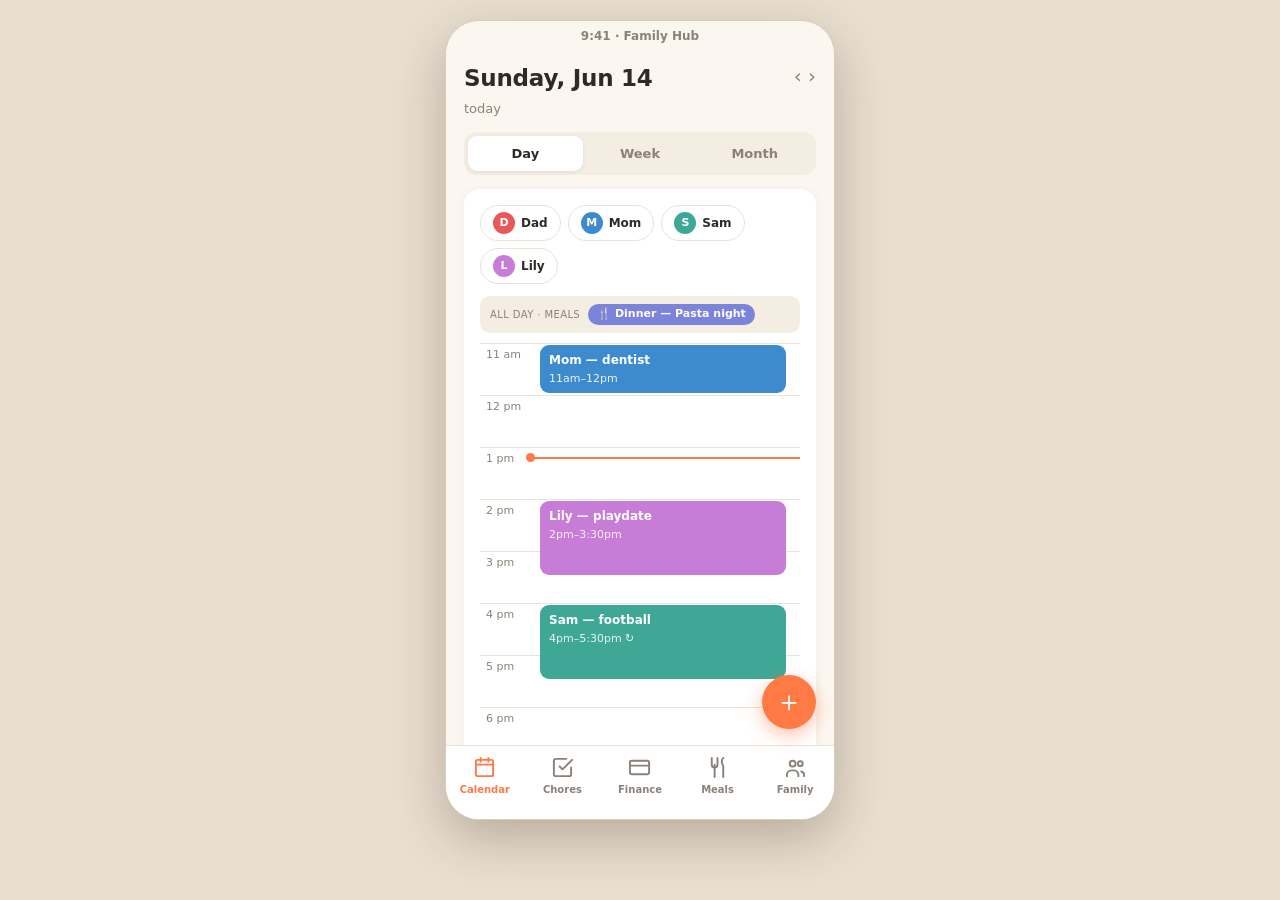
<file: docs/archive/Family-Hub-Mockup-v2.html>
<!DOCTYPE html>
<html lang="en">
<head>
<meta charset="UTF-8">
<meta name="viewport" content="width=device-width, initial-scale=1">
<title>Family Hub — Mobile Prototype v2</title>
<style>
  :root{
    --bg:#FBF7F0;--surface:#FFFFFF;--sunken:#F4EDE2;--border:#EBE2D4;
    --text:#2E2A26;--muted:#8A8178;--accent:#FF7A45;--accent-d:#E2602E;
    --pos:#2FA36B;--neg:#E8595B;--star:#F5B73D;--meal:#7C83DB;
    --dad:#E8595B;--mom:#3D8BCD;--sam:#3FA796;--lily:#C77DD8;
  }
  *{box-sizing:border-box;margin:0;padding:0;-webkit-tap-highlight-color:transparent}
  body{font-family:'Inter',system-ui,sans-serif;background:#E8DFD0;color:var(--text);line-height:1.5;display:flex;justify-content:center;padding:20px;min-height:100vh}
  h1,h2,h3{font-family:'Quicksand','Nunito',system-ui,sans-serif;font-weight:700;letter-spacing:-.01em}
  .tnum{font-variant-numeric:tabular-nums}
  /* phone */
  .phone{width:390px;max-width:100%;height:800px;background:var(--bg);border-radius:34px;box-shadow:0 18px 50px rgba(60,40,20,.28);overflow:hidden;position:relative;display:flex;flex-direction:column;border:1px solid #d8cdb9}
  .status{height:30px;display:flex;align-items:center;justify-content:center;font-size:12px;color:var(--muted);font-weight:600;flex:none}
  .screen{flex:1;overflow-y:auto;padding:0 0 86px}
  .screen::-webkit-scrollbar{display:none}
  .hd{padding:10px 18px 12px;position:sticky;top:0;background:var(--bg);z-index:8}
  .hd h1{font-size:23px}
  .hd .sub{color:var(--muted);font-size:13px}
  /* nav */
  .tabbar{position:absolute;left:0;right:0;bottom:0;height:74px;background:var(--surface);border-top:1px solid var(--border);display:flex;padding-bottom:12px}
  .tabbar button{flex:1;border:0;background:none;display:flex;flex-direction:column;align-items:center;gap:3px;color:var(--muted);font:inherit;font-size:10px;font-weight:600;cursor:pointer;padding-top:10px}
  .tabbar button svg{width:23px;height:23px;stroke:currentColor;fill:none;stroke-width:2;stroke-linecap:round;stroke-linejoin:round}
  .tabbar button.on{color:var(--accent)}
  /* avatar */
  .av{border-radius:50%;display:grid;place-items:center;color:#fff;font-weight:700;flex:none}
  .av.xs{width:22px;height:22px;font-size:11px}.av.s{width:30px;height:30px;font-size:13px}
  .av.m{width:44px;height:44px;font-size:18px}.av.l{width:64px;height:64px;font-size:26px}
  .ring{box-shadow:0 0 0 2px #fff}
  .card{background:var(--surface);border-radius:16px;box-shadow:0 2px 10px rgba(60,40,20,.06);padding:16px;margin:0 18px 14px}
  .btn{border:0;border-radius:12px;padding:12px;font:inherit;font-weight:700;cursor:pointer;width:100%}
  .btn.primary{background:var(--accent);color:#fff}.btn.ghost{background:var(--sunken);color:var(--text)}
  .fab{position:absolute;right:18px;bottom:90px;width:54px;height:54px;border-radius:50%;background:var(--accent);color:#fff;border:0;font-size:28px;box-shadow:0 6px 18px rgba(255,122,69,.45);cursor:pointer;z-index:9}
  .seg{display:flex;background:var(--sunken);border-radius:12px;padding:4px;margin:0 18px 14px}
  .seg button{flex:1;border:0;background:none;font:inherit;font-weight:600;color:var(--muted);padding:8px 0;border-radius:9px;cursor:pointer;font-size:13px}
  .seg button.on{background:var(--surface);color:var(--text);box-shadow:0 1px 4px rgba(0,0,0,.08)}
  .pill{display:inline-flex;align-items:center;gap:6px;padding:6px 12px;border-radius:999px;border:1.5px solid var(--border);background:var(--surface);font-size:12px;font-weight:600;cursor:pointer;white-space:nowrap}
  .pill.on{border-color:var(--accent);background:#FFF1EA;color:var(--accent-d)}
  /* sheet */
  .ov{position:absolute;inset:0;background:rgba(46,42,38,.45);display:none;align-items:flex-end;z-index:30}
  .ov.show{display:flex}
  .sheet{background:var(--surface);width:100%;border-radius:22px 22px 0 0;padding:20px;max-height:88%;overflow:auto;animation:up .25s}
  @keyframes up{from{transform:translateY(40px)}to{transform:translateY(0)}}
  .sheet h3{font-size:19px;margin-bottom:14px}
  .field{margin-bottom:13px}
  .field label{display:block;font-size:11px;font-weight:700;color:var(--muted);text-transform:uppercase;letter-spacing:.04em;margin-bottom:6px}
  .field input,.field select{width:100%;border:1.5px solid var(--border);border-radius:10px;padding:11px;font:inherit;background:var(--bg)}
  .chips{display:flex;gap:8px;flex-wrap:wrap}
  .chips .c{display:flex;align-items:center;gap:6px;padding:5px 12px 5px 5px;border-radius:999px;border:1.5px solid var(--border);cursor:pointer;font-size:13px;font-weight:600}
  .chips .c.sel{border-color:var(--accent);background:#FFF1EA}
  .stepper{display:flex;align-items:center;gap:14px}
  .stepper button{width:38px;height:38px;border-radius:10px;border:1.5px solid var(--border);background:var(--bg);font-size:20px;cursor:pointer}
  .row{display:flex;align-items:center;gap:12px;padding:11px 0;border-bottom:1px solid var(--border)}
  .ck{width:28px;height:28px;border-radius:50%;border:2px solid var(--border);flex:none;cursor:pointer;display:grid;place-items:center;color:#fff;font-size:15px}
  .ck.on{background:var(--pos);border-color:var(--pos)}
  .bar{height:10px;border-radius:999px;background:var(--sunken);overflow:hidden;margin-top:7px}
  .bar i{display:block;height:100%;border-radius:999px;background:linear-gradient(90deg,var(--star),#FFD27A)}
  .conf{position:absolute;font-size:26px;animation:fall 1.7s linear forwards;z-index:40;pointer-events:none}
  @keyframes fall{to{transform:translateY(840px) rotate(420deg);opacity:0}}
  .grid-h .hr{display:flex;height:52px;border-top:1px solid var(--border)}
  .grid-h .hr .l{width:54px;font-size:11px;color:var(--muted);padding:3px 6px;flex:none}
  .blk{position:absolute;left:60px;right:14px;border-radius:9px;padding:6px 9px;color:#fff;overflow:hidden;font-size:12px}
  .blk b{font-weight:700;display:block}.blk i{font-style:normal;opacity:.9;font-size:11px}
  .tag{font-size:11px;padding:2px 9px;border-radius:999px;font-weight:600;color:#fff}
  .mut{color:var(--muted);font-size:12px}
  .lift{cursor:pointer;transition:.12s}.lift:active{transform:scale(.98)}
</style>
</head>
<body>
<div class="phone">
  <div class="status tnum">9:41 · Family Hub</div>
  <div class="screen" id="screen"></div>
  <div class="tabbar" id="tabbar"></div>
</div>
<div class="ov" id="ov"><div class="sheet" id="sheet"></div></div>

<script>
/* ---------------- state ---------------- */
const members=[
  {id:'m1',name:'Dad',role:'Parent',color:'#E8595B',ini:'D',stars:0},
  {id:'m2',name:'Mom',role:'Parent',color:'#3D8BCD',ini:'M',stars:0},
  {id:'m3',name:'Sam',role:'Kid',color:'#3FA796',ini:'S',stars:38},
  {id:'m4',name:'Lily',role:'Kid',color:'#C77DD8',ini:'L',stars:21},
];
const M=id=>members.find(m=>m.id===id);
const av=(m,c='s',extra='')=>`<span class="av ${c} ${extra}" style="background:${m.color}">${m.ini}</span>`;

let chores={
  m3:[{id:1,t:'Make your bed',stars:3,due:'Today',rep:'Daily',done:true},
      {id:2,t:'Feed the cat',stars:2,due:'Today',rep:'Daily',done:true},
      {id:3,t:'Homework',stars:5,due:'Today',rep:'Weekdays',done:false},
      {id:4,t:'Tidy room',stars:4,due:'Sat',rep:'Weekly',done:false}],
  m4:[{id:5,t:'Brush teeth',stars:2,due:'Today',rep:'Daily',done:true},
      {id:6,t:'Put toys away',stars:3,due:'Today',rep:'Daily',done:false}],
  m1:[],m2:[]
};
let rewards={
  m3:[{id:'r1',t:'Ice-cream trip',cost:50},{id:'r2',t:'Movie night',cost:30},{id:'r3',t:'New Lego set',cost:120}],
  m4:[{id:'r4',t:'Sticker pack',cost:15},{id:'r5',t:'Trip to park',cost:40}],
  m1:[],m2:[]
};
let rewardLog={m1:[],m2:[],m3:[],m4:[]};
let cseq=100,rseq=100;

let events=[
  {id:1,title:'Mom — dentist',who:'m2',s:11,e:12,rep:'Once'},
  {id:2,title:'Lily — playdate',who:'m4',s:14,e:15.5,rep:'Once'},
  {id:3,title:'Sam — football',who:'m3',s:16,e:17.5,rep:'Weekly'},
];
let meals=[{id:'me1',title:'Pasta night',type:'Dinner',day:'Sun'}];

let haveList=[{t:'Milk',cat:'Fridge'},{t:'Eggs',cat:'Fridge'},{t:'Butter',cat:'Fridge'},{t:'Pasta',cat:'Pantry'},{t:'Rice',cat:'Pantry'}];
let buyList=[{t:'Cheese',store:'Costco',got:false},{t:'Bananas',store:'Supermarket',got:false},{t:'Paper towels',store:'Costco',got:false},{t:'Toothpaste',store:'Pharmacy',got:false}];
let stores=['All','Costco','Supermarket','Pharmacy'];
let buyFilter='All';
let storeColors={Costco:'#3D8BCD',Supermarket:'#3FA796',Pharmacy:'#C77DD8'};
const morePal=['#E8A23D','#7C83DB','#5BA85B','#E07AA0','#E8595B','#3FA796'];
function assignStoreColor(s){if(!storeColors[s])storeColors[s]=morePal[Object.keys(storeColors).length%morePal.length]}
let expenseCats=['🛒 Groceries','🏠 Rent','💡 Utilities','🧒 Kids','🎉 Fun','🚗 Transport'];

let expenses=[
  {who:'m2',t:'Groceries',cat:'🛒',amt:84,pos:true,when:'2d ago',rec:false},
  {who:'m1',t:'Rent',cat:'🏠',amt:1600,pos:false,when:'Jun 1',rec:true},
  {who:'m1',t:'Lily — swim',cat:'🏊',amt:45,pos:true,when:'3d ago',rec:false},
  {who:'m2',t:'Netflix',cat:'📺',amt:15.49,pos:false,when:'Jun 4',rec:true},
];

let nav='cal', calView='day', choreMember=null;

/* ---------------- nav ---------------- */
const tabs=[
  {id:'cal',label:'Calendar',icon:'<rect x="3" y="4" width="18" height="17" rx="2"/><path d="M3 9h18M8 2v4M16 2v4"/>'},
  {id:'chores',label:'Chores',icon:'<path d="M9 11l3 3L22 4"/><path d="M21 12v7a2 2 0 0 1-2 2H5a2 2 0 0 1-2-2V5a2 2 0 0 1 2-2h11"/>'},
  {id:'finance',label:'Finance',icon:'<rect x="2" y="5" width="20" height="14" rx="2"/><path d="M2 10h20"/>'},
  {id:'meals',label:'Meals',icon:'<path d="M6 2v7a3 3 0 0 0 6 0V2M9 9v13M18 2c-2 2-2 6 0 8v12"/>'},
  {id:'family',label:'Family',icon:'<circle cx="9" cy="8" r="3"/><path d="M3 21v-1a5 5 0 0 1 5-5h2a5 5 0 0 1 5 5v1"/><circle cx="17" cy="8" r="2.5"/><path d="M21 21v-1a4 4 0 0 0-3-3.8"/>'},
];
function renderTabs(){
  document.getElementById('tabbar').innerHTML=tabs.map(t=>`<button class="${nav===t.id?'on':''}" onclick="go('${t.id}')"><svg viewBox="0 0 24 24">${t.icon}</svg>${t.label}</button>`).join('');
}
function go(id){nav=id;choreMember=null;render()}

/* ---------------- render router ---------------- */
function render(){
  renderTabs();
  const s=document.getElementById('screen');
  if(nav==='cal')s.innerHTML=calScreen();
  else if(nav==='chores')s.innerHTML=choreMember?memberChores():choreHome();
  else if(nav==='finance')s.innerHTML=financeScreen();
  else if(nav==='meals')s.innerHTML=mealsScreen();
  else if(nav==='family')s.innerHTML=familyScreen();
}

/* ---------------- CALENDAR ---------------- */
function calScreen(){
  const dayMeals=meals.filter(m=>m.day==='Sun');
  let blocks='',top0=11;
  const hours=[11,12,13,14,15,16,17,18];
  const grid=hours.map(h=>`<div class="hr"><span class="l">${h%12||12} ${h<12?'am':'pm'}</span></div>`).join('');
  events.forEach(e=>{
    const m=M(e.who),t=(e.s-top0)*52,h=(e.e-e.s)*52-4;
    const fmt=x=>{const hh=Math.floor(x),mm=Math.round((x-hh)*60);return (hh%12||12)+(mm?':'+String(mm).padStart(2,'0'):'')+(hh<12?'am':'pm')};
    blocks+=`<div class="blk lift" style="top:${t+2}px;height:${h}px;background:${m.color}" onclick="editEvent(${e.id})"><b>${e.title}</b><i>${fmt(e.s)}–${fmt(e.e)}${e.rep!=='Once'?' ↻':''}</i></div>`;
  });
  const nowTop=(13.2-top0)*52;
  return `<div class="hd"><div style="display:flex;justify-content:space-between;align-items:flex-start">
      <div><h1>Sunday, Jun 14</h1><span class="sub">today</span></div>
      <div class="mut" style="font-size:20px">‹ ›</div></div></div>
    <div class="seg">${['day','week','month'].map(v=>`<button class="${calView===v?'on':''}" onclick="calView='${v}';render()">${v[0].toUpperCase()+v.slice(1)}</button>`).join('')}</div>
    ${calView!=='day'?`<div class="card" style="text-align:center;color:var(--muted);padding:30px">${calView==='week'?'Week grid — seven day columns, same colored blocks':'Month grid — per-person colored dots, tap a day for its sheet'}</div>`:`
    <div class="card" style="margin-top:0">
      <div style="display:flex;gap:7px;flex-wrap:wrap;margin-bottom:12px">${members.map(m=>`<span class="pill"><span class="av xs" style="background:${m.color}">${m.ini}</span>${m.name}</span>`).join('')}</div>
      <div style="background:var(--sunken);border-radius:10px;padding:8px 10px;margin-bottom:10px;display:flex;gap:8px;align-items:center;flex-wrap:wrap">
        <span class="mut" style="text-transform:uppercase;font-size:10px;letter-spacing:.04em">All day · meals</span>
        ${dayMeals.map(m=>`<span class="tag" style="background:var(--meal)">🍴 ${m.type} — ${m.title}</span>`).join('')||'<span class="mut">none</span>'}
      </div>
      <div class="grid-h" style="position:relative">${grid}
        <div style="position:absolute;inset:0">${blocks}
          <div style="position:absolute;left:50px;right:0;top:${nowTop}px;height:2px;background:var(--accent)"><span style="position:absolute;left:-4px;top:-4px;width:9px;height:9px;border-radius:50%;background:var(--accent)"></span></div>
        </div>
      </div>
      <p class="mut" style="margin-top:10px">Tap an empty slot or the ＋ button to add. Repeating events show ↻.</p>
    </div>`}
    <button class="fab" onclick="editEvent(null)">＋</button>`;
}
function editEvent(id){
  const e=id?events.find(x=>x.id===id):{id:++cseq,title:'',who:'m1',s:9,e:10,rep:'Once',_new:true};
  window._e=e;
  showSheet(`<h3>${e._new?'New event':'Edit event'}</h3>
    <div class="field"><label>Title</label><input id="e-t" value="${e.title}" placeholder="What's happening?"></div>
    <div class="field"><label>Who's this for?</label><div class="chips" id="e-who">${members.map(m=>`<div class="c ${m.id===e.who?'sel':''}" data-id="${m.id}" onclick="pickOne(this,'e-who')">${av(m,'xs')} ${m.name}</div>`).join('')}</div></div>
    <div style="display:flex;gap:10px"><div class="field" style="flex:1"><label>Start</label><input id="e-s" type="time" value="${hhmm(e.s)}"></div><div class="field" style="flex:1"><label>End</label><input id="e-e" type="time" value="${hhmm(e.e)}"></div></div>
    <div class="field"><label>Repeat</label><select id="e-rep">${['Once','Daily','Weekly','Every weekday','Monthly'].map(o=>`<option ${o===e.rep?'selected':''}>${o}</option>`).join('')}</select></div>
    <div style="display:flex;gap:10px">${e._new?'':'<button class="btn ghost" style="flex:none;color:var(--neg)" onclick="delEvent('+e.id+')">Delete</button>'}<button class="btn ghost" onclick="closeSheet()">Cancel</button><button class="btn primary" onclick="saveEvent()">Save</button></div>`);
}
function saveEvent(){
  const e=window._e;e.title=val('e-t')||'Untitled';e.who=document.querySelector('#e-who .sel').dataset.id;
  e.s=mmhh(val('e-s'));e.e=mmhh(val('e-e'));e.rep=val('e-rep');
  if(e._new){delete e._new;events.push(e)}
  closeSheet();render();
}
function delEvent(id){events=events.filter(e=>e.id!==id);closeSheet();render()}

/* ---------------- CHORES ---------------- */
function choreHome(){
  return `<div class="hd"><h1>Chores</h1><span class="sub">Tap a member to open their list</span></div>
    <div style="display:grid;grid-template-columns:1fr 1fr;gap:14px;padding:0 18px">
    ${members.map(m=>{const list=chores[m.id]||[],done=list.filter(c=>c.done).length;
      return `<div class="card lift" style="margin:0;text-align:center" onclick="openMember('${m.id}')">
        ${av(m,'l ring')}
        <div style="font-weight:700;margin-top:8px">${m.name}</div>
        <div style="color:var(--star);font-weight:800;font-size:15px" class="tnum">★ ${m.stars}</div>
        <div class="mut">${list.length?done+'/'+list.length+' done today':'no chores'}</div>
      </div>`}).join('')}
    </div>`;
}
function openMember(id){choreMember=id;render()}
function memberChores(){
  const m=M(choreMember),list=chores[choreMember]||[],rl=rewards[choreMember]||[];
  return `<div class="hd"><div style="display:flex;align-items:center;gap:10px">
      <span class="mut lift" style="font-size:22px" onclick="choreMember=null;render()">‹</span>
      ${av(m,'s ring')}<div><h1 style="font-size:20px">${m.name}'s chores</h1><span class="sub">Clear all to celebrate · ★ ${m.stars}</span></div></div></div>
    <div class="card">
      <div style="display:flex;justify-content:space-between;align-items:center;margin-bottom:6px"><strong>Today</strong><button class="pill on" onclick="addChore()">＋ Add chore</button></div>
      ${list.length?list.map(c=>`<div class="row">
        <div class="ck ${c.done?'on':''}" onclick="toggleChore('${choreMember}',${c.id})">${c.done?'✓':''}</div>
        <div style="flex:1"><div style="font-weight:600;${c.done?'text-decoration:line-through;color:var(--muted)':''}">${c.t}</div><div class="mut">${c.due}${c.rep!=='Once'?' · ↻ '+c.rep:''}</div></div>
        <span style="color:var(--star);font-weight:800" class="tnum">★ ${c.stars}</span></div>`).join(''):'<p class="mut" style="padding:10px 0">No chores yet — add one.</p>'}
    </div>
    <div class="card">
      <div style="display:flex;justify-content:space-between;align-items:center;margin-bottom:10px"><strong>🎁 Rewards bank</strong><span style="color:var(--star);font-weight:800" class="tnum">★ ${m.stars} saved</span></div>
      ${rl.map(r=>{const ok=m.stars>=r.cost,pct=Math.min(100,Math.round(m.stars/r.cost*100));
        return `<div style="background:${ok?'#FFF8E8':'var(--bg)'};border:1.5px solid ${ok?'var(--star)':'var(--border)'};border-radius:12px;padding:11px;margin-bottom:9px">
          <div style="display:flex;justify-content:space-between;align-items:center">
            <strong>${r.t}</strong>
            ${ok?`<button class="pill on" style="border-color:var(--star);background:#FFF1CF;color:#9a6b00" onclick="redeem('${choreMember}','${r.id}')">Redeem · −${r.cost}★</button>`:`<span class="mut tnum">${r.cost}★</span>`}
          </div>
          <div class="bar"><i style="width:${pct}%"></i></div>
          <div class="mut" style="margin-top:5px">${ok?'Ready to redeem 🎉':(r.cost-m.stars)+' stars to go'}</div>
        </div>`}).join('')}
      <button class="btn ghost" onclick="addReward()">＋ Create reward</button>
      ${rewardLog[choreMember].length?`<div style="margin-top:12px"><div class="mut" style="text-transform:uppercase;font-size:10px;letter-spacing:.04em;margin-bottom:5px">History</div>${rewardLog[choreMember].map(h=>`<div class="mut" style="padding:3px 0">Redeemed ${h.t} · −${h.cost}★</div>`).join('')}</div>`:''}
    </div>`;
}
function toggleChore(mid,cid){
  const c=chores[mid].find(x=>x.id===cid),m=M(mid);
  if(!c.done){c.done=true;m.stars+=c.stars;burst(8)}
  else{c.done=false;m.stars-=c.stars}
  if(chores[mid].length&&chores[mid].every(x=>x.done))burst(30);
  render();
}
function redeem(mid,rid){
  const r=rewards[mid].find(x=>x.id===rid),m=M(mid);
  if(m.stars>=r.cost){m.stars-=r.cost;rewardLog[mid].unshift({t:r.t,cost:r.cost});burst(24)}
  render();
}
function addChore(){
  const mid=choreMember;window._stars=3;window._csel=[mid];
  showSheet(`<h3>Add chore</h3>
    <div class="field"><label>Title</label><input id="c-t" placeholder="e.g. Homework"></div>
    <div class="field"><label>Assign to</label><div class="chips" id="c-who">${members.map(m=>`<div class="c ${m.id===mid?'sel':''}" data-id="${m.id}" onclick="this.classList.toggle('sel')">${av(m,'xs')} ${m.name}</div>`).join('')}</div></div>
    <div class="field"><label>Stars</label><div class="stepper"><button onclick="bumpStars(-1)">–</button><strong id="c-stars" class="tnum" style="font-size:20px;color:var(--star)">★ 3</strong><button onclick="bumpStars(1)">+</button></div></div>
    <div style="display:flex;gap:10px"><div class="field" style="flex:1"><label>When due</label><select id="c-due"><option>Today</option><option>Tomorrow</option><option>Mon</option><option>Sat</option></select></div>
    <div class="field" style="flex:1"><label>Repeat</label><select id="c-rep"><option>Once</option><option selected>Daily</option><option>Weekly</option><option>Weekdays</option></select></div></div>
    <div style="display:flex;gap:10px"><button class="btn ghost" onclick="closeSheet()">Cancel</button><button class="btn primary" onclick="saveChore()">Add chore</button></div>`);
}
function bumpStars(d){window._stars=Math.max(1,window._stars+d);document.getElementById('c-stars').textContent='★ '+window._stars}
function saveChore(){
  const who=[...document.querySelectorAll('#c-who .sel')].map(c=>c.dataset.id);
  const obj={id:++cseq,t:val('c-t')||'New chore',stars:window._stars,due:val('c-due'),rep:val('c-rep'),done:false};
  (who.length?who:[choreMember]).forEach(mid=>chores[mid].push({...obj,id:++cseq}));
  closeSheet();render();
}
function addReward(){
  window._rcost=20;
  showSheet(`<h3>Create reward</h3>
    <div class="field"><label>Reward name</label><input id="r-t" placeholder="e.g. Ice-cream trip"></div>
    <div class="field"><label>Star cost</label><div class="stepper"><button onclick="bumpCost(-5)">–</button><strong id="r-cost" class="tnum" style="font-size:20px;color:var(--star)">★ 20</strong><button onclick="bumpCost(5)">+</button></div></div>
    <p class="mut" style="margin-bottom:12px">It becomes redeemable once ${M(choreMember).name}'s balance reaches the cost. Redeeming subtracts the stars.</p>
    <div style="display:flex;gap:10px"><button class="btn ghost" onclick="closeSheet()">Cancel</button><button class="btn primary" onclick="saveReward()">Create</button></div>`);
}
function bumpCost(d){window._rcost=Math.max(5,window._rcost+d);document.getElementById('r-cost').textContent='★ '+window._rcost}
function saveReward(){rewards[choreMember].push({id:'r'+(++rseq),t:val('r-t')||'New reward',cost:window._rcost});closeSheet();render()}

/* ---------------- FINANCE ---------------- */
let finView='home';
function financeScreen(){
  if(finView==='review')return financeReview();
  const spent=expenses.filter(e=>!e.pos).reduce((a,b)=>a+b.amt,0)+1600;
  return `<div class="hd"><h1>Finance</h1><span class="sub">June 2026 · USD</span></div>
    <div class="seg">${['home','review'].map(v=>`<button class="${finView===v?'on':''}" onclick="finView='${v}';render()">${v==='home'?'Overview':'Monthly review'}</button>`).join('')}</div>
    <div class="card" style="background:linear-gradient(135deg,#FFF3EA,#FBF7F0)">
      <div class="mut">Spent in June</div>
      <div style="font-size:34px;font-weight:800" class="tnum">$2,418<span style="font-size:15px;color:var(--pos);font-weight:700;margin-left:8px">vs May −$120</span></div>
      <div style="display:flex;gap:14px;margin-top:14px">${members.map(m=>`<div style="text-align:center">${av(m,'m ring')}<div class="tnum" style="font-size:12px;margin-top:3px">$${[420,690,0,0][members.indexOf(m)]||320}</div></div>`).join('')}</div>
    </div>
    <div class="card">
      <strong>Upcoming · next 14 days</strong>
      ${expenses.filter(e=>e.rec).map(e=>`<div class="row"><span style="font-size:20px">${e.cat}</span><div style="flex:1"><div style="font-weight:600">${e.t}</div><div class="mut">due soon · ${M(e.who).name}</div></div><span class="tnum" style="font-weight:700">$${e.amt}</span></div>`).join('')}
    </div>
    <div class="card">
      <strong>Recent</strong>
      ${expenses.map(e=>`<div class="row"><span class="av s" style="background:${M(e.who).color}">${M(e.who).ini}</span><div style="flex:1"><div style="font-weight:600">${e.cat} ${e.t}</div><div class="mut">${e.when}${e.rec?' · ↻ recurring':''}</div></div><span class="tnum" style="font-weight:700;color:${e.pos?'var(--pos)':'var(--neg)'}">${e.pos?'+':'−'}$${e.amt}</span></div>`).join('')}
    </div>
    <button class="fab" onclick="addExpense()">＋</button>`;
}
function financeReview(){
  const cats=[['🏠 Rent',1600,'#7C83DB'],['🛒 Groceries',420,'#3FA796'],['🎉 Fun',210,'#E8595B'],['📺 Subscriptions',98,'#3D8BCD'],['🚗 Transport',90,'#F5B73D']];
  const tot=cats.reduce((a,b)=>a+b[1],0);
  return `<div class="hd"><h1>June review</h1><span class="sub">$2,418 spent · vs May −$120</span></div>
    <div class="seg">${['home','review'].map(v=>`<button class="${finView===v?'on':''}" onclick="finView='${v}';render()">${v==='home'?'Overview':'Monthly review'}</button>`).join('')}</div>
    <div class="card"><strong>By category</strong>
      ${cats.map(c=>`<div style="margin-top:11px"><div style="display:flex;justify-content:space-between;font-size:13px;font-weight:600"><span>${c[0]}</span><span class="tnum">$${c[1]} · ${Math.round(c[1]/tot*100)}%</span></div><div class="bar" style="background:var(--sunken)"><i style="width:${c[1]/tot*100}%;background:${c[2]}"></i></div></div>`).join('')}
    </div>
    <div class="card"><strong>By person</strong>
      ${members.map((m,i)=>{const v=[420,690,180,90][i];return `<div style="display:flex;align-items:center;gap:10px;margin-top:10px">${av(m,'s')}<div style="flex:1"><div class="bar"><i style="width:${v/700*100}%;background:${m.color}"></i></div></div><span class="tnum" style="font-weight:700">$${v}</span></div>`}).join('')}
    </div>
    <div class="card"><strong>Fixed vs variable</strong>
      <div style="display:flex;height:34px;border-radius:9px;overflow:hidden;margin-top:10px">
        <div style="width:67%;background:var(--meal);color:#fff;display:grid;place-items:center;font-size:12px;font-weight:600">Fixed $1,713</div>
        <div style="flex:1;background:var(--star);color:#5a3d00;display:grid;place-items:center;font-size:12px;font-weight:600">Variable $705</div>
      </div>
    </div>`;
}
function addExpense(){
  window._etype='one';window._ewho='m1';
  showSheet(`<h3>Add expense</h3>
    <div class="seg" style="margin:0 0 14px"><button class="on" id="t-one" onclick="setEType('one')">One-off</button><button id="t-rec" onclick="setEType('rec')">Recurring</button></div>
    <div class="field"><label>Amount (USD)</label><input id="x-amt" type="number" placeholder="$0.00" inputmode="decimal"></div>
    <div class="field"><label>Category</label><div class="chips" id="x-cats">${expenseCats.map((c,i)=>`<div class="c ${i===0?'sel':''}" data-c="${c}" onclick="selOne(this)">${c}</div>`).join('')}<div class="c" onclick="showNewInput('x-newcat',this)">＋ New</div></div><input id="x-newcat" placeholder="New category (e.g. 🐶 Pets)" style="display:none;width:100%;border:1.5px solid var(--border);border-radius:10px;padding:11px;font:inherit;background:var(--bg);margin-top:8px"></div>
    <div class="field"><label>Who paid</label><div class="chips" id="x-who">${members.map(m=>`<div class="c ${m.id==='m1'?'sel':''}" data-id="${m.id}" onclick="pickOne(this,'x-who')">${av(m,'xs')} ${m.name}</div>`).join('')}</div></div>
    <div id="recfields" style="display:none"><div style="display:flex;gap:10px"><div class="field" style="flex:1"><label>Cadence</label><select><option>Monthly</option><option>Weekly</option><option>Yearly</option></select></div><div class="field" style="flex:1"><label>Due day</label><select>${[1,5,10,15,28].map(d=>`<option>${d}</option>`).join('')}</select></div></div></div>
    <div style="display:flex;gap:10px"><button class="btn ghost" onclick="closeSheet()">Cancel</button><button class="btn primary" onclick="saveExpense()">Add</button></div>`);
}
function setEType(t){window._etype=t;document.getElementById('t-one').classList.toggle('on',t==='one');document.getElementById('t-rec').classList.toggle('on',t==='rec');document.getElementById('recfields').style.display=t==='rec'?'block':'none'}
function saveExpense(){
  const amt=parseFloat(val('x-amt'))||0,who=document.querySelector('#x-who .sel').dataset.id;
  const nc=val('x-newcat').trim();let cat;
  if(nc){cat=nc;if(!expenseCats.includes(cat))expenseCats.push(cat)}
  else{const c=document.querySelector('#x-cats .c.sel');cat=(c&&c.dataset.c)?c.dataset.c:'💵 Other'}
  const parts=cat.split(' '),emoji=parts[0],name=parts.slice(1).join(' ')||'Expense';
  expenses.unshift({who,t:window._etype==='rec'?name+' (bill)':name,cat:emoji,amt:Math.round(amt*100)/100,pos:false,when:'just now',rec:window._etype==='rec'});
  closeSheet();render();
}

/* ---------------- MEALS / GROCERY ---------------- */
let mealView='have';
function mealsScreen(){
  let body='';
  if(mealView==='have'){
    const cats=[...new Set(haveList.map(h=>h.cat))];
    body=`<div class="card"><div style="display:flex;justify-content:space-between;align-items:center;margin-bottom:6px"><strong>In the house</strong><button class="pill on" onclick="addHave()">＋ Add</button></div>
      <p class="mut" style="margin-bottom:8px">Glance before shopping. Tap → buy when running low.</p>
      ${cats.map(cat=>`<div class="mut" style="text-transform:uppercase;font-size:10px;letter-spacing:.04em;margin:10px 0 2px">${cat}</div>${haveList.filter(h=>h.cat===cat).map((h,i)=>`<div class="row"><span style="flex:1;font-weight:600">${h.t}</span><button class="pill" onclick="haveToBuy('${h.t}')">→ buy</button></div>`).join('')}`).join('')}</div>`;
  } else if(mealView==='buy'){
    const list=buyFilter==='All'?buyList:buyList.filter(b=>b.store===buyFilter);
    const active=list.filter(b=>!b.got),got=list.filter(b=>b.got);
    body=`<div style="padding:0 18px 12px;display:flex;gap:7px;overflow-x:auto">${stores.map(s=>`<button class="pill ${buyFilter===s?'on':''}" onclick="buyFilter='${s}';render()">${s}</button>`).join('')}</div>
      <div class="card"><div style="display:flex;justify-content:space-between;align-items:center;margin-bottom:6px"><strong>Need to buy</strong><button class="pill on" onclick="addBuy()">＋ Add</button></div>
      ${buyFilter!=='All'?`<p class="mut" style="margin-bottom:8px">Filtered to ${buyFilter} — new items auto-tag ${buyFilter}.</p>`:''}
      ${active.map(b=>`<div class="row"><div class="ck" onclick="toggleBuy('${b.t}')"></div><span style="flex:1;font-weight:600">${b.t}</span><span class="tag" style="background:${storeColor(b.store)}">${b.store}</span></div>`).join('')||'<p class="mut">Nothing here.</p>'}
      ${got.length?`<div class="mut" style="margin-top:12px">Got it (${got.length})</div>${got.map(b=>`<div class="row" style="opacity:.5"><div class="ck on" onclick="toggleBuy('${b.t}')">✓</div><span style="flex:1;text-decoration:line-through">${b.t}</span><span class="tag" style="background:${storeColor(b.store)}">${b.store}</span></div>`).join('')}`:''}
      </div>`;
  } else {
    const days=['Mon','Tue','Wed','Thu','Fri','Sat','Sun'];
    body=`<div class="card"><div style="display:flex;justify-content:space-between;align-items:center;margin-bottom:6px"><strong>This week's meals</strong><button class="pill on" onclick="addMeal()">＋ Add meal</button></div>
      <p class="mut" style="margin-bottom:8px">Meals appear on the main calendar for that day.</p>
      ${days.map(d=>{const dm=meals.filter(m=>m.day===d);
        return `<div style="border-bottom:1px solid var(--border);padding:9px 0"><div style="font-weight:700;font-size:13px">${d}${d==='Sun'?' · today':''}</div>
        ${dm.length?dm.map(m=>`<div style="display:flex;gap:8px;align-items:center;margin-top:5px"><span class="tag" style="background:var(--meal)">🍴 ${m.type}</span><span style="font-weight:600">${m.title}</span><button class="pill" style="margin-left:auto" onclick="mealToBuy('${m.title}')">+ ingredients</button></div>`).join(''):'<span class="mut">— no meal planned</span>'}</div>`}).join('')}</div>`;
  }
  return `<div class="hd"><h1>Meals & groceries</h1></div>
    <div class="seg">${[['have','In the house'],['buy','Need to buy'],['plan','Meals']].map(v=>`<button class="${mealView===v[0]?'on':''}" onclick="mealView='${v[0]}';render()">${v[1]}</button>`).join('')}</div>
    ${body}`;
}
function storeColor(s){return storeColors[s]||'#8A8178'}
function selOne(el){[...el.parentNode.querySelectorAll('.c')].forEach(c=>c.classList.remove('sel'));el.classList.add('sel')}
function showNewInput(id,chip){const i=document.getElementById(id);i.style.display='block';i.focus();selOne(chip)}
function haveToBuy(t){buyList.push({t,store:'Supermarket',got:false});mealView='buy';render()}
function toggleBuy(t){const b=buyList.find(x=>x.t===t);b.got=!b.got;render()}
function addHave(){showSheet(`<h3>Add to "in the house"</h3>
  <div class="field"><label>Item</label><input id="h-t" placeholder="e.g. Milk"></div>
  <div class="field"><label>Where</label><select id="h-c"><option>Fridge</option><option>Pantry</option><option>Freezer</option></select></div>
  <div style="display:flex;gap:10px"><button class="btn ghost" onclick="closeSheet()">Cancel</button><button class="btn primary" onclick="saveHave()">Add</button></div>`)}
function saveHave(){haveList.push({t:val('h-t')||'Item',cat:val('h-c')});closeSheet();render()}
function addBuy(){const pre=buyFilter!=='All'?buyFilter:stores[1];showSheet(`<h3>Add to buy list</h3>
  <div class="field"><label>Item</label><input id="b-t" placeholder="e.g. Cheese"></div>
  <div class="field"><label>Store</label><div class="chips" id="b-stores">${stores.slice(1).map(s=>`<div class="c ${s===pre?'sel':''}" data-s="${s}" onclick="selOne(this)">${s}</div>`).join('')}<div class="c" onclick="showNewInput('b-newstore',this)">＋ New store</div></div>
  <input id="b-newstore" placeholder="New store name (e.g. Trader Joe's)" style="display:none;width:100%;border:1.5px solid var(--border);border-radius:10px;padding:11px;font:inherit;background:var(--bg);margin-top:8px"></div>
  <p class="mut" style="margin-bottom:12px">Add a new store once — it joins your store list and filter pills.</p>
  <div style="display:flex;gap:10px"><button class="btn ghost" onclick="closeSheet()">Cancel</button><button class="btn primary" onclick="saveBuy()">Add</button></div>`)}
function saveBuy(){
  const ns=val('b-newstore').trim();let store;
  if(ns){store=ns;if(!stores.includes(store)){stores.push(store);assignStoreColor(store)}}
  else{const c=document.querySelector('#b-stores .c.sel');store=(c&&c.dataset.s)?c.dataset.s:stores[1]}
  buyList.push({t:val('b-t')||'Item',store,got:false});closeSheet();render();
}
function addMeal(){showSheet(`<h3>Add meal</h3>
  <div class="field"><label>Meal</label><input id="m-t" placeholder="e.g. Pasta night"></div>
  <div style="display:flex;gap:10px"><div class="field" style="flex:1"><label>Type</label><select id="m-ty"><option>Dinner</option><option>Lunch</option></select></div>
  <div class="field" style="flex:1"><label>Day → calendar</label><select id="m-d"><option>Mon</option><option>Tue</option><option>Wed</option><option>Thu</option><option>Fri</option><option>Sat</option><option selected>Sun</option></select></div></div>
  <p class="mut" style="margin-bottom:12px">Saving adds it to that day on the main family calendar.</p>
  <div style="display:flex;gap:10px"><button class="btn ghost" onclick="closeSheet()">Cancel</button><button class="btn primary" onclick="saveMeal()">Add to plan</button></div>`)}
function saveMeal(){meals.push({id:'me'+Date.now(),title:val('m-t')||'Meal',type:val('m-ty'),day:val('m-d')});closeSheet();render()}
function mealToBuy(title){buyList.push({t:title+' ingredients',store:'Supermarket',got:false});mealView='buy';render()}

/* ---------------- FAMILY ---------------- */
function familyScreen(){
  return `<div class="hd"><h1>Family</h1><span class="sub">Edit names, colors, avatars</span></div>
    ${members.map(m=>`<div class="card" style="display:flex;align-items:center;gap:14px">${av(m,'l ring')}<div style="flex:1"><div style="font-weight:700;font-size:17px">${m.name}</div><div class="mut">${m.role} · ★ ${m.stars} · <span style="color:${m.color}">●</span> color</div></div><button class="pill" onclick="editMember('${m.id}')">Edit</button></div>`).join('')}
    <div style="padding:0 18px"><button class="btn ghost">＋ Add member</button></div>`;
}
const palette=['#E8595B','#3D8BCD','#3FA796','#C77DD8','#E8A23D','#7C83DB','#5BA85B','#E07AA0'];
function editMember(id){
  const m=M(id);window._mc=m.color;
  showSheet(`<h3>Edit member</h3>
    <div style="display:flex;justify-content:center;margin-bottom:14px" id="m-prev">${av(m,'l ring')}</div>
    <div class="field"><label>Name</label><input id="m-n" value="${m.name}"></div>
    <div class="field"><label>Color</label><div class="chips" id="m-cols">${palette.map(c=>`<span style="width:32px;height:32px;border-radius:50%;background:${c};cursor:pointer;box-shadow:${c===m.color?'0 0 0 2px var(--text)':'none'}" onclick="pickColor('${id}','${c}',this)"></span>`).join('')}</div></div>
    <div class="field"><label>Avatar</label><div class="chips"><span class="c sel">📷 Photo</span><span class="c">🙂 Emoji</span><span class="c">${m.ini} Initials</span></div></div>
    <div style="display:flex;gap:10px"><button class="btn ghost" onclick="closeSheet()">Cancel</button><button class="btn primary" onclick="saveMember('${id}')">Save</button></div>`);
}
function pickColor(id,c,el){window._mc=c;[...el.parentNode.children].forEach(x=>x.style.boxShadow='none');el.style.boxShadow='0 0 0 2px var(--text)';
  document.getElementById('m-prev').innerHTML=`<span class="av l ring" style="background:${c}">${M(id).ini}</span>`}
function saveMember(id){const m=M(id);m.name=val('m-n')||m.name;m.color=window._mc;closeSheet();render()}

/* ---------------- helpers ---------------- */
function val(id){return document.getElementById(id).value}
function hhmm(t){return String(Math.floor(t)).padStart(2,'0')+':'+String(Math.round((t-Math.floor(t))*60)).padStart(2,'0')}
function mmhh(v){const[h,m]=v.split(':').map(Number);return h+m/60}
function pickOne(el,grp){document.querySelectorAll('#'+grp+' .c, .chips .c').forEach(c=>{if(c.parentNode===el.parentNode)c.classList.remove('sel')});el.classList.add('sel')}
function showSheet(html){document.getElementById('sheet').innerHTML=html;document.getElementById('ov').classList.add('show')}
function closeSheet(){document.getElementById('ov').classList.remove('show')}
document.getElementById('ov').onclick=e=>{if(e.target.id==='ov')closeSheet()};
function burst(n){const es=['🎉','⭐','🎊','🌟','✨','🥳'];for(let i=0;i<n;i++){const d=document.createElement('div');d.className='conf';d.textContent=es[i%es.length];d.style.left=Math.random()*360+'px';d.style.top='-30px';d.style.animationDelay=Math.random()*.5+'s';document.querySelector('.phone').appendChild(d);setTimeout(()=>d.remove(),2200)}}

render();
</script>
</body>
</html>
</file>
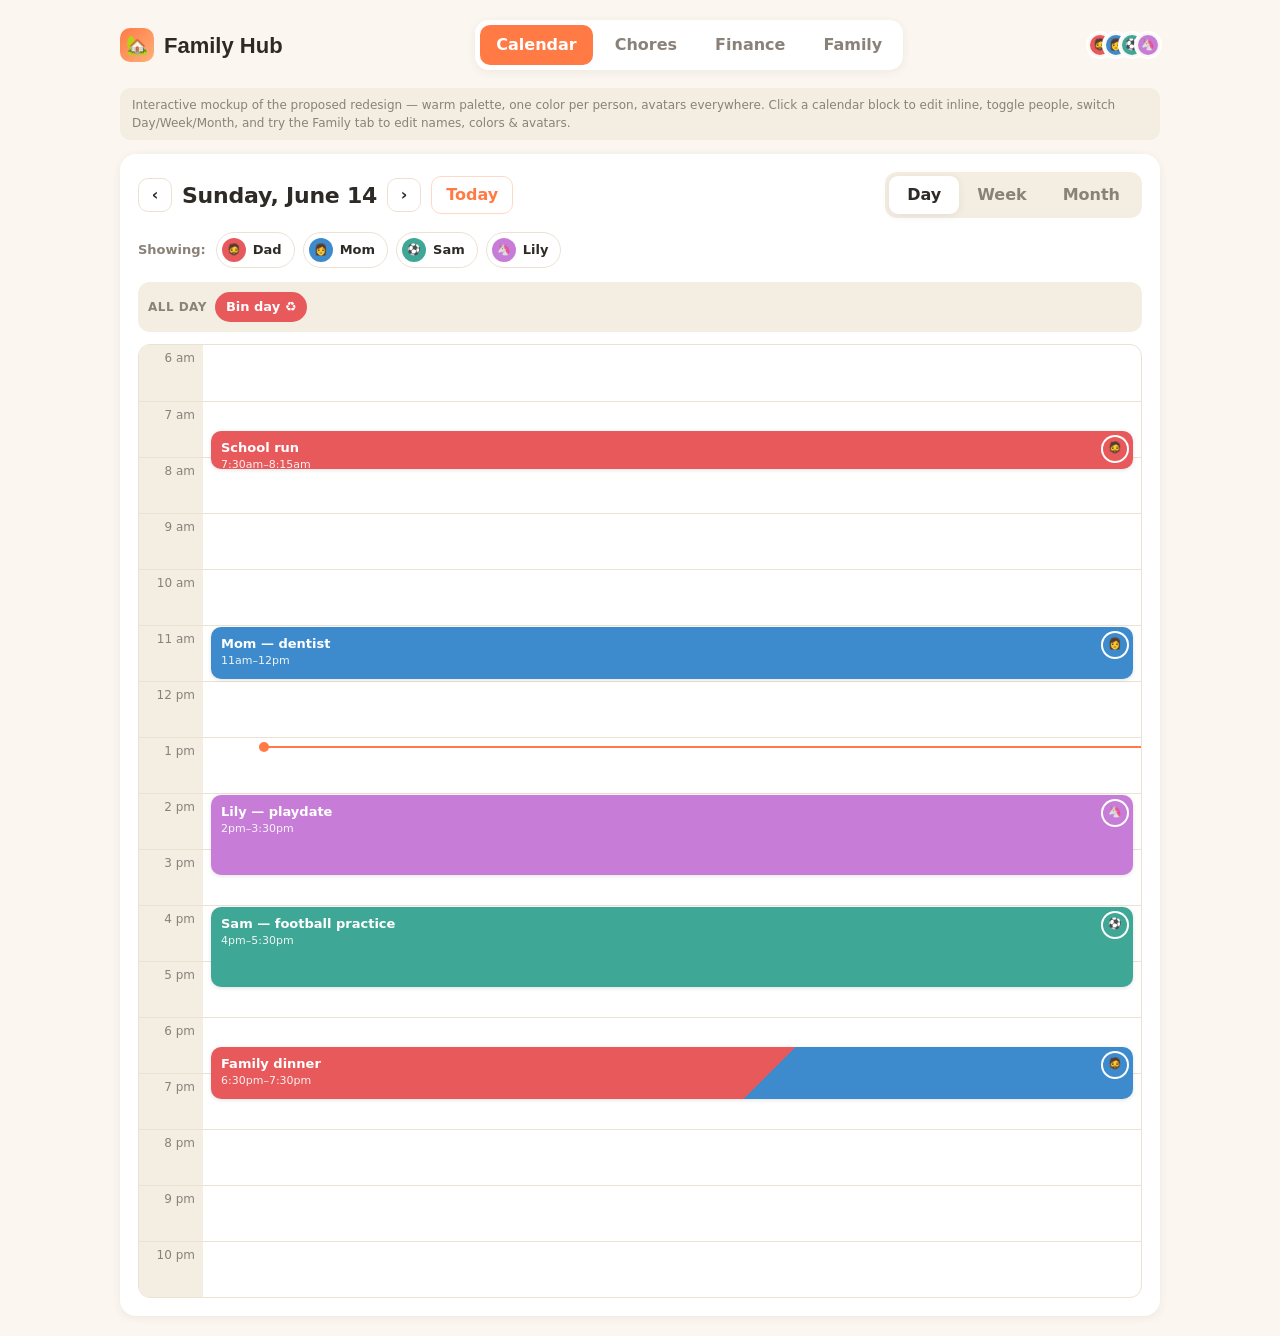
<file: docs/archive/Family-Hub-Redesign-Mockup.html>
<!DOCTYPE html>
<html lang="en">
<head>
<meta charset="UTF-8">
<meta name="viewport" content="width=device-width, initial-scale=1.0">
<title>Family Hub — Redesign Mockup</title>
<style>
  :root{
    --bg:#FBF7F0; --surface:#FFFFFF; --sunken:#F4EDE2; --border:#EBE2D4;
    --text:#2E2A26; --muted:#8A8178; --accent:#FF7A45;
    --pos:#2FA36B; --neg:#E8595B; --star:#F5B73D;
    --shadow:0 2px 10px rgba(60,40,20,.07); --radius:16px;
  }
  *{box-sizing:border-box;margin:0;padding:0}
  body{font-family:'Inter',system-ui,-apple-system,sans-serif;background:var(--bg);color:var(--text);line-height:1.5;-webkit-font-smoothing:antialiased}
  h1,h2,h3{font-family:'Quicksand','Nunito',system-ui,sans-serif;font-weight:700;letter-spacing:-.01em}
  .tnum{font-variant-numeric:tabular-nums}
  .app{max-width:1080px;margin:0 auto;padding:20px}
  /* top bar */
  .topbar{display:flex;align-items:center;justify-content:space-between;margin-bottom:18px}
  .brand{display:flex;align-items:center;gap:10px;font-family:'Quicksand',sans-serif;font-weight:700;font-size:22px}
  .brand .mark{width:34px;height:34px;border-radius:10px;background:linear-gradient(135deg,var(--accent),#FFB07A);display:grid;place-items:center;color:#fff;font-size:18px}
  .nav{display:flex;gap:6px;background:var(--surface);padding:5px;border-radius:14px;box-shadow:var(--shadow)}
  .nav button{border:0;background:transparent;font:inherit;font-weight:600;color:var(--muted);padding:8px 16px;border-radius:10px;cursor:pointer}
  .nav button.active{background:var(--accent);color:#fff}
  .avatars-top{display:flex}
  .avatars-top .av{margin-left:-8px;border:2px solid var(--bg)}
  /* avatar */
  .av{width:32px;height:32px;border-radius:50%;display:grid;place-items:center;color:#fff;font-weight:700;font-size:14px;flex:none}
  .av.sm{width:24px;height:24px;font-size:11px}
  .av.lg{width:56px;height:56px;font-size:22px}
  .ring{box-shadow:0 0 0 2px #fff}
  /* card */
  .card{background:var(--surface);border-radius:var(--radius);box-shadow:var(--shadow);padding:18px}
  .panel{display:none}
  .panel.active{display:block}
  /* calendar header */
  .calhead{display:flex;align-items:center;justify-content:space-between;flex-wrap:wrap;gap:12px;margin-bottom:14px}
  .datenav{display:flex;align-items:center;gap:10px}
  .datenav h2{font-size:22px}
  .arrowbtn,.todaypill{border:1px solid var(--border);background:var(--surface);border-radius:10px;cursor:pointer;font:inherit;font-weight:600;color:var(--text)}
  .arrowbtn{width:34px;height:34px}
  .todaypill{padding:6px 14px;color:var(--accent);border-color:#FFD9C6}
  .seg{display:flex;background:var(--sunken);border-radius:12px;padding:4px}
  .seg button{border:0;background:transparent;font:inherit;font-weight:600;color:var(--muted);padding:7px 18px;border-radius:9px;cursor:pointer}
  .seg button.active{background:var(--surface);color:var(--text);box-shadow:var(--shadow)}
  /* people filter */
  .filterrow{display:flex;align-items:center;gap:8px;margin-bottom:14px;flex-wrap:wrap}
  .filterrow .lbl{color:var(--muted);font-size:13px;font-weight:600;margin-right:2px}
  .chip{display:flex;align-items:center;gap:7px;padding:5px 12px 5px 5px;border-radius:999px;border:1.5px solid var(--border);background:var(--surface);cursor:pointer;font-weight:600;font-size:13px;color:var(--text);transition:.15s}
  .chip.off{opacity:.38;filter:grayscale(.5)}
  /* untimed strip */
  .untimed{display:flex;gap:8px;flex-wrap:wrap;padding:10px;background:var(--sunken);border-radius:12px;margin-bottom:12px}
  .untimed .u-lbl{color:var(--muted);font-size:12px;font-weight:700;align-self:center;text-transform:uppercase;letter-spacing:.04em}
  .ev-chip{display:flex;align-items:center;gap:6px;padding:5px 11px;border-radius:999px;color:#fff;font-weight:600;font-size:13px}
  /* day grid */
  .grid{position:relative;border-radius:12px;overflow:hidden;border:1px solid var(--border)}
  .hour{display:flex;height:56px;border-top:1px solid var(--border)}
  .hour:first-child{border-top:0}
  .hour .h-lbl{width:64px;flex:none;color:var(--muted);font-size:12px;padding:4px 8px;text-align:right;background:var(--sunken)}
  .hour .h-slot{flex:1;position:relative;cursor:pointer}
  .hour .h-slot:hover::after{content:'+ add';position:absolute;left:8px;top:6px;color:var(--muted);font-size:12px;font-weight:600}
  .events-layer{position:absolute;top:0;left:64px;right:0;bottom:0;pointer-events:none}
  .block{position:absolute;left:8px;right:8px;border-radius:10px;padding:7px 10px;color:#fff;pointer-events:auto;cursor:pointer;overflow:hidden;box-shadow:0 1px 4px rgba(0,0,0,.12)}
  .block .b-title{font-weight:700;font-size:13px}
  .block .b-time{font-size:11px;opacity:.9}
  .block .b-av{position:absolute;top:6px;right:6px}
  .nowbar{position:absolute;left:56px;right:0;height:2px;background:var(--accent);z-index:5}
  .nowbar::before{content:'';position:absolute;left:0;top:-4px;width:10px;height:10px;border-radius:50%;background:var(--accent)}
  /* week */
  .weekgrid{display:grid;grid-template-columns:repeat(7,1fr);gap:6px}
  .weekcol{background:var(--sunken);border-radius:10px;padding:8px;min-height:160px}
  .weekcol h4{font-size:12px;color:var(--muted);text-align:center;margin-bottom:8px;font-family:'Inter',sans-serif}
  .weekcol h4.today{color:var(--accent)}
  .wk-ev{font-size:11px;color:#fff;padding:4px 7px;border-radius:7px;margin-bottom:5px;font-weight:600}
  /* month */
  .monthgrid{display:grid;grid-template-columns:repeat(7,1fr);gap:5px}
  .dow{text-align:center;font-size:12px;color:var(--muted);font-weight:700;padding-bottom:4px}
  .mcell{background:var(--surface);border:1px solid var(--border);border-radius:9px;min-height:74px;padding:6px;cursor:pointer;transition:.12s}
  .mcell:hover{border-color:var(--accent)}
  .mcell .d{font-size:13px;font-weight:600}
  .mcell.dim .d{color:var(--muted);opacity:.5}
  .mcell.today .d{background:var(--accent);color:#fff;width:22px;height:22px;border-radius:50%;display:grid;place-items:center}
  .dots{display:flex;gap:3px;flex-wrap:wrap;margin-top:6px}
  .dot{width:8px;height:8px;border-radius:50%}
  /* inline edit panel / sheet */
  .overlay{position:fixed;inset:0;background:rgba(46,42,38,.4);display:none;align-items:flex-end;justify-content:center;z-index:50}
  .overlay.show{display:flex}
  .sheet{background:var(--surface);width:100%;max-width:480px;border-radius:20px 20px 0 0;padding:22px;max-height:84vh;overflow:auto;animation:up .25s ease}
  @media(min-width:560px){.overlay{align-items:center}.sheet{border-radius:20px}}
  @keyframes up{from{transform:translateY(30px);opacity:0}to{transform:translateY(0);opacity:1}}
  .sheet h3{font-size:19px;margin-bottom:14px}
  .field{margin-bottom:14px}
  .field label{display:block;font-size:12px;font-weight:700;color:var(--muted);text-transform:uppercase;letter-spacing:.04em;margin-bottom:6px}
  .field input,.field textarea{width:100%;border:1.5px solid var(--border);border-radius:10px;padding:10px 12px;font:inherit;background:var(--bg)}
  .field input:focus,.field textarea:focus{outline:0;border-color:var(--accent)}
  .whochips{display:flex;gap:8px;flex-wrap:wrap}
  .whochip{display:flex;align-items:center;gap:6px;padding:5px 12px 5px 5px;border-radius:999px;border:1.5px solid var(--border);cursor:pointer;font-weight:600;font-size:13px}
  .whochip.sel{border-color:var(--accent);background:#FFF1EA}
  .sheetbtns{display:flex;gap:10px;margin-top:8px}
  .btn{flex:1;border:0;border-radius:12px;padding:12px;font:inherit;font-weight:700;cursor:pointer}
  .btn.primary{background:var(--accent);color:#fff}
  .btn.ghost{background:var(--sunken);color:var(--text)}
  .btn.danger{background:transparent;color:var(--neg);flex:none;padding:12px 16px}
  /* family / members */
  .memrow{display:flex;align-items:center;gap:14px;padding:14px;border-radius:14px;background:var(--bg);margin-bottom:10px}
  .memrow .info{flex:1}
  .memrow .info .nm{font-weight:700;font-size:16px}
  .memrow .info .rl{color:var(--muted);font-size:13px}
  .swatchrow{display:flex;gap:8px;margin-top:8px;flex-wrap:wrap}
  .swatch{width:30px;height:30px;border-radius:50%;cursor:pointer;border:2px solid transparent}
  .swatch.sel{border-color:var(--text)}
  .emojirow{display:flex;gap:6px;flex-wrap:wrap;margin-top:8px}
  .emojibtn{width:38px;height:38px;border-radius:10px;border:1.5px solid var(--border);background:var(--bg);font-size:20px;cursor:pointer}
  .emojibtn.sel{border-color:var(--accent);background:#FFF1EA}
  .addmem{width:100%;border:2px dashed var(--border);background:transparent;border-radius:14px;padding:14px;font:inherit;font-weight:700;color:var(--muted);cursor:pointer}
  /* finance + chores preview */
  .balhead{display:grid;grid-template-columns:repeat(3,1fr);gap:10px;margin-bottom:16px}
  .balbox{background:var(--bg);border-radius:14px;padding:14px;text-align:center;cursor:pointer;border:1.5px solid transparent}
  .balbox:hover{border-color:var(--border)}
  .balbox .lbl{font-size:12px;color:var(--muted);font-weight:600}
  .balbox .amt{font-size:24px;font-weight:800;margin-top:2px}
  .headline{font-family:'Quicksand',sans-serif;font-size:20px;font-weight:700;margin-bottom:14px}
  .exprow{display:flex;align-items:center;gap:12px;padding:11px 4px;border-bottom:1px solid var(--border)}
  .exprow .ex-main{flex:1}
  .exprow .ex-main .t{font-weight:600}
  .exprow .ex-main .s{font-size:12px;color:var(--muted)}
  .exprow .amt{font-weight:700}
  .chorecard{display:flex;align-items:center;gap:12px;padding:12px;border-radius:12px;background:var(--bg);margin-bottom:8px}
  .chorecard .ck{width:26px;height:26px;border-radius:50%;border:2px solid var(--border);flex:none;cursor:pointer;display:grid;place-items:center;color:#fff;font-size:14px}
  .chorecard.done .ck{background:var(--pos);border-color:var(--pos)}
  .chorecard.done .t{text-decoration:line-through;color:var(--muted)}
  .chorecard .t{flex:1;font-weight:600}
  .starpill{display:flex;align-items:center;gap:4px;color:var(--star);font-weight:800}
  .rewardcard{background:var(--bg);border-radius:14px;padding:14px;margin-top:14px}
  .progbar{height:10px;border-radius:999px;background:var(--sunken);overflow:hidden;margin-top:8px}
  .progbar i{display:block;height:100%;background:linear-gradient(90deg,var(--star),#FFD27A);border-radius:999px}
  .note{font-size:12px;color:var(--muted);margin-top:10px}
  .legend{font-size:12px;color:var(--muted);background:var(--sunken);border-radius:10px;padding:8px 12px;margin-bottom:14px}
  .confetti{position:fixed;font-size:24px;animation:fall 1.6s linear forwards;z-index:60;pointer-events:none}
  @keyframes fall{to{transform:translateY(100vh) rotate(360deg);opacity:0}}
</style>
</head>
<body>
<div class="app">
  <div class="topbar">
    <div class="brand"><span class="mark">🏡</span> Family Hub</div>
    <div class="nav" id="nav">
      <button class="active" data-p="cal">Calendar</button>
      <button data-p="chores">Chores</button>
      <button data-p="finance">Finance</button>
      <button data-p="family">Family</button>
    </div>
    <div class="avatars-top" id="topAvatars"></div>
  </div>

  <div class="legend">Interactive mockup of the proposed redesign — warm palette, one color per person, avatars everywhere. Click a calendar block to edit inline, toggle people, switch Day/Week/Month, and try the Family tab to edit names, colors & avatars.</div>

  <!-- CALENDAR -->
  <div class="panel active" id="p-cal">
    <div class="card">
      <div class="calhead">
        <div class="datenav">
          <button class="arrowbtn">‹</button>
          <h2 id="calTitle">Sunday, June 14</h2>
          <button class="arrowbtn">›</button>
          <button class="todaypill">Today</button>
        </div>
        <div class="seg" id="viewSeg">
          <button class="active" data-v="day">Day</button>
          <button data-v="week">Week</button>
          <button data-v="month">Month</button>
        </div>
      </div>
      <div class="filterrow" id="filterRow"><span class="lbl">Showing:</span></div>

      <!-- DAY -->
      <div id="view-day">
        <div class="untimed" id="untimed"><span class="u-lbl">All day</span></div>
        <div class="grid" id="dayGrid"></div>
      </div>
      <!-- WEEK -->
      <div id="view-week" style="display:none"></div>
      <!-- MONTH -->
      <div id="view-month" style="display:none"></div>
    </div>
  </div>

  <!-- CHORES -->
  <div class="panel" id="p-chores">
    <div class="card">
      <h2 style="margin-bottom:4px">Sam's chores · Sunday</h2>
      <p class="note" style="margin-top:0">Clear the whole list to unlock a celebration 🎉</p>
      <div id="choreList" style="margin-top:14px"></div>
      <div class="rewardcard">
        <div style="display:flex;align-items:center;justify-content:space-between">
          <strong>🍦 Ice-cream trip</strong>
          <span class="starpill tnum" id="starCount">★ 38 / 50</span>
        </div>
        <div class="progbar"><i id="starBar" style="width:76%"></i></div>
        <div class="note">12 stars to go — earned by clearing daily lists.</div>
      </div>
    </div>
  </div>

  <!-- FINANCE -->
  <div class="panel" id="p-finance">
    <div class="card">
      <div class="headline">You're owed <span style="color:var(--pos)">€40</span> this month 🙂</div>
      <div class="balhead">
        <div class="balbox"><div class="lbl">You owe</div><div class="amt tnum" style="color:var(--neg)">€12</div></div>
        <div class="balbox"><div class="lbl">You're owed</div><div class="amt tnum" style="color:var(--pos)">€52</div></div>
        <div class="balbox"><div class="lbl">Net</div><div class="amt tnum">€40</div></div>
      </div>
      <div id="expList"></div>
      <button class="btn primary" style="margin-top:16px" onclick="settle()">Settle all up</button>
    </div>
  </div>

  <!-- FAMILY -->
  <div class="panel" id="p-family">
    <div class="card">
      <h2 style="margin-bottom:4px">Family members</h2>
      <p class="note" style="margin-top:0;margin-bottom:14px">Edit names, colors and avatars. Changes update identity across every screen.</p>
      <div id="memList"></div>
      <button class="addmem">＋ Add member</button>
    </div>
  </div>
</div>

<!-- inline edit / sheet overlay -->
<div class="overlay" id="overlay"><div class="sheet" id="sheet"></div></div>

<script>
const members=[
  {id:'m1',name:'Dad',role:'Parent',color:'#E8595B',emoji:'🧔'},
  {id:'m2',name:'Mom',role:'Parent',color:'#3D8BCD',emoji:'👩'},
  {id:'m3',name:'Sam',role:'Kid',color:'#3FA796',emoji:'⚽'},
  {id:'m4',name:'Lily',role:'Kid',color:'#C77DD8',emoji:'🦄'},
];
const palette=['#E8595B','#3D8BCD','#3FA796','#C77DD8','#E8A23D','#7C83DB','#5BA85B','#E07AA0'];
const emojis=['🧔','👩','⚽','🦄','🐯','🐼','🦊','🐙','🚀','🎨','🎸','🌟'];
const filterState={};members.forEach(m=>filterState[m.id]=true);
const M=id=>members.find(m=>m.id===id);

let events=[
  {id:1,title:'School run',who:['m1'],start:7.5,end:8.25,loc:'',allday:false},
  {id:2,title:'Sam — football practice',who:['m3'],start:16,end:17.5,loc:'Community pitch',allday:false},
  {id:3,title:'Mom — dentist',who:['m2'],start:11,end:12,loc:'Dr. Reed',allday:false},
  {id:4,title:'Family dinner',who:['m1','m2','m3','m4'],start:18.5,end:19.5,loc:'Home',allday:false},
  {id:5,title:'Lily — playdate',who:['m4'],start:14,end:15.5,loc:'Ava\'s house',allday:false},
  {id:6,title:'Bin day ♻️',who:['m1'],start:0,end:0,allday:true},
];
let seq=100;

function av(m,cls=''){return `<span class="av ${cls}" style="background:${m.color}">${m.emoji||m.name[0]}</span>`}

// top avatars
document.getElementById('topAvatars').innerHTML=members.map(m=>av(m,'sm ring')).join('');

/* ---------- people filter ---------- */
function renderFilter(){
  const r=document.getElementById('filterRow');
  r.querySelectorAll('.chip').forEach(c=>c.remove());
  members.forEach(m=>{
    const c=document.createElement('div');
    c.className='chip'+(filterState[m.id]?'':' off');
    c.innerHTML=`${av(m,'sm')} ${m.name}`;
    c.onclick=()=>{filterState[m.id]=!filterState[m.id];renderFilter();renderActiveView()};
    r.appendChild(c);
  });
}
const visible=e=>e.who.some(w=>filterState[w]);

/* ---------- DAY view ---------- */
function renderDay(){
  const u=document.getElementById('untimed');
  u.querySelectorAll('.ev-chip').forEach(c=>c.remove());
  events.filter(e=>e.allday&&visible(e)).forEach(e=>{
    const m=M(e.who[0]);const c=document.createElement('div');
    c.className='ev-chip';c.style.background=m.color;
    c.innerHTML=`${e.title}`;c.onclick=()=>editEvent(e.id);u.appendChild(c);
  });
  const g=document.getElementById('dayGrid');g.innerHTML='';
  const startH=6,endH=22;
  for(let h=startH;h<=endH;h++){
    const row=document.createElement('div');row.className='hour';
    const hr=h%12||12,ap=h<12?'am':'pm';
    row.innerHTML=`<div class="h-lbl">${hr} ${ap}</div><div class="h-slot" data-h="${h}"></div>`;
    g.appendChild(row);
  }
  const layer=document.createElement('div');layer.className='events-layer';
  const pxH=56;
  events.filter(e=>!e.allday&&visible(e)).forEach(e=>{
    const top=(e.start-startH)*pxH, h=Math.max((e.end-e.start)*pxH-4,30);
    const m=M(e.who[0]);
    const b=document.createElement('div');b.className='block';
    b.style.cssText=`top:${top+2}px;height:${h}px;background:${m.color}`;
    if(e.who.length>1){const m2=M(e.who[1]);b.style.background=`linear-gradient(135deg,${m.color} 60%,${m2.color} 60%)`}
    const fmt=t=>{const hh=Math.floor(t),mm=Math.round((t-hh)*60);return (hh%12||12)+(mm?':'+String(mm).padStart(2,'0'):'')+(hh<12?'am':'pm')};
    b.innerHTML=`<div class="b-title">${e.title}</div><div class="b-time tnum">${fmt(e.start)}–${fmt(e.end)}</div><span class="b-av av sm ring">${m.emoji}</span>`;
    b.onclick=()=>editEvent(e.id);
    layer.appendChild(b);
  });
  // now bar at 13:10 demo
  const nowT=13.17;const nb=document.createElement('div');nb.className='nowbar';
  nb.style.top=((nowT-startH)*pxH)+'px';layer.appendChild(nb);
  g.appendChild(layer);
  g.querySelectorAll('.h-slot').forEach(s=>s.onclick=()=>newEvent(+s.dataset.h));
}

/* ---------- WEEK view ---------- */
function renderWeek(){
  const days=['Mon 8','Tue 9','Wed 10','Thu 11','Fri 12','Sat 13','Sun 14'];
  const sample=[[1],[3],[],[2,5],[1],[],[2,4]];
  const w=document.getElementById('view-week');
  w.innerHTML='<div class="weekgrid">'+days.map((d,i)=>{
    const evs=sample[i].map(id=>events.find(e=>e.id===id)).filter(e=>e&&visible(e));
    return `<div class="weekcol"><h4 class="${i===6?'today':''}">${d}</h4>${
      evs.map(e=>{const m=M(e.who[0]);return `<div class="wk-ev" style="background:${m.color}" onclick="editEvent(${e.id})">${e.title.split('—').pop().trim()}</div>`}).join('')
    }</div>`;
  }).join('')+'</div>';
}

/* ---------- MONTH view ---------- */
function renderMonth(){
  const dow=['S','M','T','W','T','F','S'];
  const m=document.getElementById('view-month');
  let html='<div class="monthgrid">'+dow.map(d=>`<div class="dow">${d}</div>`).join('');
  // June 2026 starts on Monday; pad with 1 leading from May
  const lead=[31];const totalDays=30;const today=14;
  // build cells: 1 lead (Sun May31), then 1..30
  const cells=[{n:31,dim:true}];
  for(let i=1;i<=totalDays;i++)cells.push({n:i,dim:false});
  cells.forEach(c=>{
    let dots='';
    if(!c.dim){
      // assign pseudo events to some days
      const owners=[];
      if(c.n%4===0)owners.push('m1');if(c.n%3===0)owners.push('m3');if(c.n%5===0)owners.push('m2');if(c.n===today)owners.push('m4');
      dots=owners.filter(o=>filterState[o]).map(o=>`<span class="dot" style="background:${M(o).color}"></span>`).join('');
    }
    html+=`<div class="mcell ${c.dim?'dim':''} ${c.n===today&&!c.dim?'today':''}" ${!c.dim?`onclick="monthSheet(${c.n})"`:''}><div class="d">${c.n}</div><div class="dots">${dots}</div></div>`;
  });
  html+='</div>';m.innerHTML=html;
}
function monthSheet(n){
  const evs=events.filter(visible);
  showSheet(`<h3>June ${n}</h3>${evs.slice(0,4).map(e=>{const m=M(e.who[0]);return `<div class="exprow"><span class="av sm" style="background:${m.color}">${m.emoji}</span><div class="ex-main"><div class="t">${e.title}</div><div class="s">${e.allday?'All day':e.start+':00'}</div></div></div>`}).join('')}<div class="sheetbtns"><button class="btn ghost" onclick="closeSheet()">Close</button><button class="btn primary" onclick="closeSheet();setView('day')">Open full day →</button></div>`);
}

/* ---------- view switching ---------- */
let curView='day';
function setView(v){
  curView=v;
  document.querySelectorAll('#viewSeg button').forEach(b=>b.classList.toggle('active',b.dataset.v===v));
  document.getElementById('view-day').style.display=v==='day'?'block':'none';
  document.getElementById('view-week').style.display=v==='week'?'block':'none';
  document.getElementById('view-month').style.display=v==='month'?'block':'none';
  document.getElementById('calTitle').textContent=v==='day'?'Sunday, June 14':v==='week'?'Jun 8 – 14':'June 2026';
  renderActiveView();
}
function renderActiveView(){curView==='day'?renderDay():curView==='week'?renderWeek():renderMonth()}
document.getElementById('viewSeg').onclick=e=>{if(e.target.dataset.v)setView(e.target.dataset.v)};

/* ---------- event edit sheet ---------- */
function editEvent(id){const e=events.find(x=>x.id===id);openEventSheet(e)}
function newEvent(h){openEventSheet({id:++seq,title:'',who:['m1','m2','m3','m4'],start:h,end:h+1,loc:'',allday:false,_new:true})}
function openEventSheet(e){
  const fmt=t=>String(Math.floor(t)).padStart(2,'0')+':'+String(Math.round((t-Math.floor(t))*60)).padStart(2,'0');
  showSheet(`<h3>${e._new?'New event':'Edit event'}</h3>
    <div class="field"><label>Title</label><input id="f-title" value="${e.title.replace(/"/g,'&quot;')}" placeholder="What's happening?"></div>
    <div class="field"><label>Who's this for?</label><div class="whochips" id="f-who">${members.map(m=>`<div class="whochip ${e.who.includes(m.id)?'sel':''}" data-id="${m.id}">${av(m,'sm')} ${m.name}</div>`).join('')}</div></div>
    <div style="display:flex;gap:10px">
      <div class="field" style="flex:1"><label>Start</label><input id="f-start" type="time" value="${fmt(e.start)}"></div>
      <div class="field" style="flex:1"><label>End</label><input id="f-end" type="time" value="${fmt(e.end)}"></div>
    </div>
    <div class="field"><label>Location</label><input id="f-loc" value="${(e.loc||'').replace(/"/g,'&quot;')}" placeholder="Add a place"></div>
    <div class="field"><label>Notes</label><textarea rows="2" placeholder="Anything to remember…"></textarea></div>
    <div class="sheetbtns">
      ${e._new?'':'<button class="btn danger" onclick="delEvent('+e.id+')">Delete</button>'}
      <button class="btn ghost" onclick="closeSheet()">Cancel</button>
      <button class="btn primary" onclick="saveEvent(${e.id},${!!e._new})">Save</button>
    </div>`);
  document.querySelectorAll('#f-who .whochip').forEach(c=>c.onclick=()=>c.classList.toggle('sel'));
  window._editing=e;
}
function saveEvent(id,isNew){
  const e=window._editing;
  const who=[...document.querySelectorAll('#f-who .whochip.sel')].map(c=>c.dataset.id);
  const ph=v=>{const[h,m]=v.split(':').map(Number);return h+m/60};
  const obj={id,title:document.getElementById('f-title').value||'Untitled',who:who.length?who:['m1'],
    start:ph(document.getElementById('f-start').value),end:ph(document.getElementById('f-end').value),
    loc:document.getElementById('f-loc').value,allday:false};
  if(isNew)events.push(obj);else Object.assign(events.find(x=>x.id===id),obj);
  closeSheet();renderActiveView();
}
function delEvent(id){events=events.filter(e=>e.id!==id);closeSheet();renderActiveView()}

/* ---------- family / members ---------- */
function renderMembers(){
  const l=document.getElementById('memList');
  l.innerHTML=members.map(m=>`<div class="memrow">${av(m,'lg ring')}<div class="info"><div class="nm">${m.name}</div><div class="rl">${m.role}</div></div><button class="btn ghost" style="flex:none;padding:10px 16px" onclick="editMember('${m.id}')">Edit</button></div>`).join('');
}
function editMember(id){
  const m=M(id);
  showSheet(`<h3>Edit member</h3>
    <div style="display:flex;justify-content:center;margin-bottom:14px">${av(m,'lg ring')}</div>
    <div class="field"><label>Name</label><input id="m-name" value="${m.name}"></div>
    <div class="field"><label>Color</label><div class="swatchrow" id="m-colors">${palette.map(c=>`<div class="swatch ${c===m.color?'sel':''}" style="background:${c}" data-c="${c}"></div>`).join('')}</div></div>
    <div class="field"><label>Avatar</label><div class="emojirow" id="m-emojis">${emojis.map(e=>`<button class="emojibtn ${e===m.emoji?'sel':''}" data-e="${e}">${e}</button>`).join('')}</div></div>
    <div class="field"><label>Role</label><input id="m-role" value="${m.role}"></div>
    <div class="sheetbtns"><button class="btn ghost" onclick="closeSheet()">Cancel</button><button class="btn primary" onclick="saveMember('${id}')">Save</button></div>`);
  let pc=m.color,pe=m.emoji;
  document.querySelectorAll('#m-colors .swatch').forEach(s=>s.onclick=()=>{pc=s.dataset.c;document.querySelectorAll('#m-colors .swatch').forEach(x=>x.classList.remove('sel'));s.classList.add('sel');window._pc=pc});
  document.querySelectorAll('#m-emojis .emojibtn').forEach(b=>b.onclick=()=>{pe=b.dataset.e;document.querySelectorAll('#m-emojis .emojibtn').forEach(x=>x.classList.remove('sel'));b.classList.add('sel');window._pe=pe});
  window._pc=pc;window._pe=pe;
}
function saveMember(id){
  const m=M(id);
  m.name=document.getElementById('m-name').value||m.name;
  m.role=document.getElementById('m-role').value||m.role;
  m.color=window._pc;m.emoji=window._pe;
  closeSheet();
  document.getElementById('topAvatars').innerHTML=members.map(x=>av(x,'sm ring')).join('');
  renderMembers();renderFilter();renderActiveView();renderChores();renderExpenses();
}

/* ---------- chores ---------- */
let chores=[
  {id:'c1',t:'Make your bed',stars:3,done:true},
  {id:'c2',t:'Feed the cat 🐱',stars:2,done:true},
  {id:'c3',t:'Homework',stars:5,done:false},
  {id:'c4',t:'Tidy room',stars:4,done:false},
];
function renderChores(){
  const m=M('m3');
  document.getElementById('choreList').innerHTML=chores.map(c=>`<div class="chorecard ${c.done?'done':''}"><div class="ck" onclick="toggleChore('${c.id}')">${c.done?'✓':''}</div><div class="t">${c.t}</div><span class="starpill tnum">★ ${c.stars}</span></div>`).join('');
}
function toggleChore(id){
  const c=chores.find(x=>x.id===id);c.done=!c.done;renderChores();
  if(chores.every(x=>x.done))celebrate();
}
function celebrate(){
  const es=['🎉','⭐','🎊','🌟','✨','🥳'];
  for(let i=0;i<28;i++){const d=document.createElement('div');d.className='confetti';d.textContent=es[i%es.length];d.style.left=Math.random()*100+'vw';d.style.top='-40px';d.style.animationDelay=Math.random()*0.6+'s';document.body.appendChild(d);setTimeout(()=>d.remove(),2200)}
}

/* ---------- finance ---------- */
const expenses=[
  {who:'m2',t:'Groceries',s:'Mom paid · split 4 ways',amt:'+€18',pos:true},
  {who:'m1',t:'Lily — swim lessons',s:'You paid',amt:'+€22',pos:true},
  {who:'m1',t:'Pizza night',s:'Dad covered you',amt:'−€12',pos:false},
];
function renderExpenses(){
  document.getElementById('expList').innerHTML=expenses.map(e=>{const m=M(e.who);return `<div class="exprow"><span class="av" style="background:${m.color}">${m.emoji}</span><div class="ex-main"><div class="t">${e.t}</div><div class="s">${e.s}</div></div><span class="amt tnum" style="color:${e.pos?'var(--pos)':'var(--neg)'}">${e.amt}</span></div>`}).join('');
}
function settle(){celebrate();document.querySelector('#p-finance .headline').innerHTML='Everyone\'s settled up 🎉';}

/* ---------- sheet plumbing ---------- */
function showSheet(html){document.getElementById('sheet').innerHTML=html;document.getElementById('overlay').classList.add('show')}
function closeSheet(){document.getElementById('overlay').classList.remove('show')}
document.getElementById('overlay').onclick=e=>{if(e.target.id==='overlay')closeSheet()};

/* ---------- nav ---------- */
document.getElementById('nav').onclick=e=>{
  if(!e.target.dataset.p)return;
  document.querySelectorAll('#nav button').forEach(b=>b.classList.toggle('active',b===e.target));
  document.querySelectorAll('.panel').forEach(p=>p.classList.remove('active'));
  document.getElementById('p-'+e.target.dataset.p).classList.add('active');
};

/* init */
renderFilter();setView('day');renderMembers();renderChores();renderExpenses();
</script>
</body>
</html>
</file>
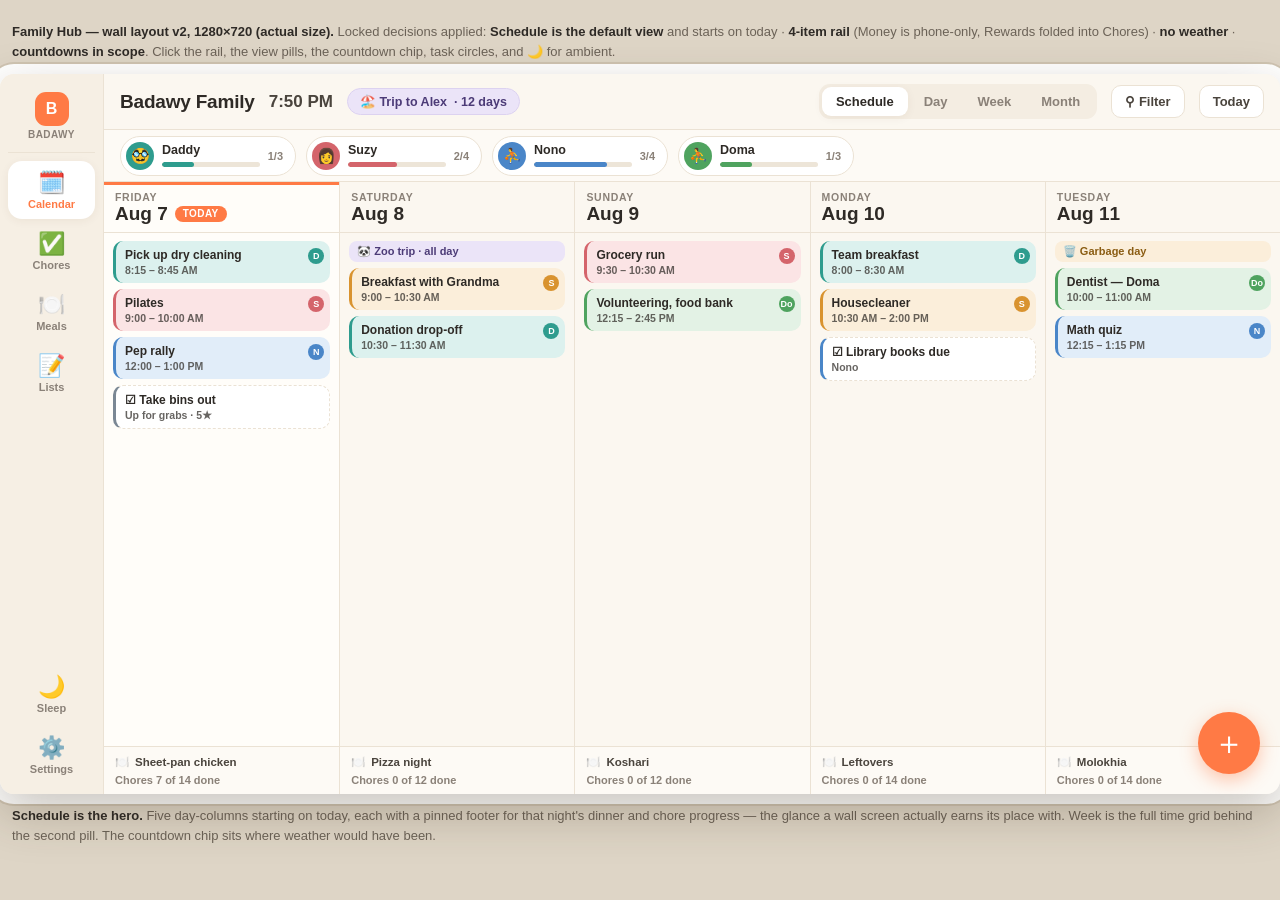
<file: docs/archive/Family-Hub-Skylight-Mockup.html>
<!doctype html>
<html lang="en">
<head>
<meta charset="utf-8">
<meta name="viewport" content="width=device-width,initial-scale=1">
<title>Family Hub — wall UI v2 (1280×720)</title>
<style>
:root{
  --bg:#FBF7F0; --panel:#FFFFFF; --panel2:#F4EDE2; --text:#2E2A26; --muted:#8A8178;
  --line:#EBE2D4; --accent:#FF7A45; --star:#E0892B; --rail:#F6EFE4;
  --shadow:0 2px 10px rgba(80,55,25,.06);
  --teal:#2E9C8E;   --teal-t:#DCF1EE;
  --red:#D4646B;    --red-t:#FBE4E5;
  --blue:#4A86C8;   --blue-t:#E1EDF9;
  --green:#4FA35F;  --green-t:#E3F2E5;
  --amber:#D9932F;  --amber-t:#FBEEDA;
  --purple:#8C6BC8; --purple-t:#EBE4F8;
  --pink:#CF6FA4;   --pink-t:#F9E3EE;
  --slate:#7A8794;  --slate-t:#E9EDF1;
}
*{box-sizing:border-box}
body{margin:0;background:#DED5C6;font-family:-apple-system,BlinkMacSystemFont,"Segoe UI",Roboto,Helvetica,Arial,sans-serif;
  color:var(--text);display:flex;flex-direction:column;align-items:center;gap:12px;padding:22px 12px 40px}
.caption{font-size:13px;color:#6b6257;max-width:1280px;width:100%;line-height:1.55}
.caption b{color:#2E2A26}

.device{width:1280px;height:720px;max-height:720px;flex:none;background:var(--bg);border-radius:14px;overflow:hidden;
  box-shadow:0 18px 50px rgba(60,45,25,.28), 0 0 0 10px #fff, 0 0 0 12px #cfc4b2;
  display:grid;grid-template-columns:104px 1fr;position:relative}

/* ---------- rail ---------- */
.rail{background:var(--rail);border-right:1px solid var(--line);display:flex;flex-direction:column;padding:10px 8px;gap:3px}
.brandmark{display:flex;flex-direction:column;align-items:center;gap:3px;padding:8px 0 12px;margin-bottom:5px;border-bottom:1px solid var(--line)}
.brandmark .bm{width:34px;height:34px;border-radius:11px;background:var(--accent);color:#fff;display:grid;place-items:center;font-weight:800;font-size:16px}
.brandmark span{font-size:10px;color:var(--muted);font-weight:700;letter-spacing:.4px}
.navitem{border:0;background:none;cursor:pointer;padding:11px 4px 9px;border-radius:14px;
  display:flex;flex-direction:column;align-items:center;gap:4px;color:var(--muted);font-weight:600;font-size:11px}
.navitem .ico{font-size:22px;line-height:1}
.navitem:hover{background:#EFE6D7}
.navitem.on{background:#fff;color:var(--accent);box-shadow:var(--shadow)}
.railspacer{flex:1}

.main{display:flex;flex-direction:column;min-width:0;min-height:0}

/* ---------- info bar ---------- */
.infobar{height:56px;flex:0 0 56px;display:flex;align-items:center;gap:14px;padding:0 16px;border-bottom:1px solid var(--line)}
.famname{font-size:19px;font-weight:800;letter-spacing:-.2px}
.clock{font-size:17px;font-weight:600;color:#4a443d}
.cdchip{display:flex;align-items:center;gap:7px;background:var(--purple-t);border:1px solid #DCD2F0;color:#4C3B77;
  border-radius:999px;padding:5px 12px;font-size:12.5px;font-weight:700;cursor:pointer}
.cdchip b{font-variant-numeric:tabular-nums}
.ibspacer{flex:1}
.segs{display:flex;background:var(--panel2);border-radius:11px;padding:3px;gap:2px}
.seg{border:0;background:none;cursor:pointer;font:inherit;font-size:13px;font-weight:600;color:var(--muted);padding:7px 14px;border-radius:9px}
.seg.on{background:#fff;color:var(--text);box-shadow:var(--shadow)}
.ibtn{border:1px solid var(--line);background:#fff;border-radius:10px;padding:8px 13px;font:inherit;font-size:13px;
  font-weight:600;color:#4a443d;cursor:pointer}
.ibtn:hover{border-color:var(--accent);color:var(--accent)}

/* ---------- people strip ---------- */
.people{height:52px;flex:0 0 52px;display:flex;align-items:center;gap:10px;padding:0 16px;border-bottom:1px solid var(--line);background:#FDFAF5}
.person{display:flex;align-items:center;gap:8px;padding:5px 12px 5px 5px;border-radius:999px;border:1px solid var(--line);
  background:#fff;cursor:pointer;min-width:176px}
.person.off{opacity:.38}
.av{width:28px;height:28px;border-radius:50%;display:grid;place-items:center;font-size:15px;color:#fff;flex:0 0 28px}
.pmeta{flex:1;min-width:0}
.pname{font-size:12.5px;font-weight:700;line-height:1.1}
.pbar{height:5px;border-radius:3px;background:#EDE5D8;margin-top:4px;overflow:hidden}
.pbar i{display:block;height:100%;border-radius:3px}
.pfrac{font-size:11px;color:var(--muted);font-weight:700;font-variant-numeric:tabular-nums}

.pane{flex:1;min-height:0;overflow:hidden;position:relative}
.pane[hidden]{display:none}

/* ================= SCHEDULE (default) ================= */
.sched{display:grid;grid-template-columns:repeat(5,1fr);height:100%}
.scol{border-left:1px solid var(--line);display:flex;flex-direction:column;min-height:0}
.scol:first-child{border-left:0;background:#FFFDF9;box-shadow:inset 0 3px 0 var(--accent)}
.shd{padding:9px 11px 7px;border-bottom:1px solid var(--line)}
.shd .wd{font-size:10.5px;font-weight:800;color:var(--muted);text-transform:uppercase;letter-spacing:.7px}
.shd .dn{font-size:19px;font-weight:800;line-height:1.15;display:flex;align-items:center;gap:7px}
.shd .badge{font-size:10px;font-weight:800;color:#fff;background:var(--accent);border-radius:999px;padding:2px 8px;letter-spacing:.4px}
.sbody{flex:1;overflow:auto;padding:8px 9px}
.sev{border-radius:10px;padding:7px 9px;margin-bottom:6px;border-left:3px solid;position:relative}
.sev .ti{font-weight:700;font-size:12px;line-height:1.25}
.sev .tm{font-size:10.5px;opacity:.72;font-weight:600;margin-top:1px}
.sev .who{position:absolute;right:6px;top:7px;width:16px;height:16px;border-radius:50%;font-size:9px;color:#fff;
  display:grid;place-items:center;font-weight:800}
.sad{border-radius:8px;padding:4px 8px;margin-bottom:6px;font-size:11px;font-weight:700}
.sfoot{border-top:1px solid var(--line);padding:8px 11px;background:#FDFAF5;font-size:11.5px;display:flex;flex-direction:column;gap:5px}
.sfoot .r{display:flex;align-items:center;gap:6px;color:#4a443d}
.sfoot .r b{font-weight:700}
.sfoot .chores{color:var(--muted);font-weight:700;font-size:11px}
.empt{color:#BCB2A4;font-size:11.5px;font-style:italic;padding:6px 2px}

/* ================= WEEK ================= */
.wk{display:flex;flex-direction:column;height:100%;min-height:0}
.wkhead{display:grid;grid-template-columns:52px repeat(7,1fr);border-bottom:1px solid var(--line);background:#FDFAF5}
.dh{padding:6px 4px;text-align:center;border-left:1px solid var(--line)}
.dh .wd{font-size:11px;color:var(--muted);font-weight:700;text-transform:uppercase;letter-spacing:.5px}
.dh .dn{font-size:17px;font-weight:700;line-height:1.15}
.dh.wknd{background:#F7F1E6}
.dh.today .dn{background:var(--accent);color:#fff;border-radius:50%;width:26px;height:26px;display:inline-grid;place-items:center;font-size:15px}
.allday{display:grid;grid-template-columns:52px repeat(7,1fr);border-bottom:1px solid var(--line);min-height:26px;background:#FDFAF5}
.allday .lbl{font-size:9.5px;color:var(--muted);align-self:center;text-align:right;padding-right:6px;font-weight:700}
.adcell{border-left:1px solid var(--line);padding:3px}
.adchip{font-size:10.5px;font-weight:700;border-radius:6px;padding:2px 6px;white-space:nowrap;overflow:hidden;text-overflow:ellipsis}
.wkbody{flex:1;overflow-y:auto;position:relative}
.grid{display:grid;grid-template-columns:52px repeat(7,1fr);position:relative;padding-top:9px}
.gutter{position:relative}
.hr{height:56px;border-top:1px solid var(--line);position:relative}
.hr .t{position:absolute;top:-8px;right:6px;font-size:10.5px;color:var(--muted);font-weight:600}
.col{position:relative;border-left:1px solid var(--line)}
.col.wknd{background:#FAF5EC}
.col .hr{border-top:1px solid #F2EADC}
.ev{position:absolute;left:3px;right:3px;border-radius:8px;padding:4px 6px;overflow:hidden;cursor:pointer;
  border-left:3px solid;font-size:11px;line-height:1.25}
.ev .ti{font-weight:700;white-space:nowrap;overflow:hidden;text-overflow:ellipsis}
.ev .tm{font-size:10px;opacity:.78}
.ev .who{position:absolute;right:4px;bottom:3px;width:15px;height:15px;border-radius:50%;font-size:9px;color:#fff;display:grid;place-items:center;font-weight:800}
.ev.task{background:#fff;border:1px dashed var(--line);border-left:3px solid}
.nowline{position:absolute;left:52px;right:0;height:0;border-top:2px solid var(--accent);z-index:5}
.nowline::before{content:"";position:absolute;left:-5px;top:-5px;width:8px;height:8px;border-radius:50%;background:var(--accent)}

/* ================= MONTH ================= */
.mo{display:grid;grid-template-rows:auto 1fr;height:100%}
.mohd{display:grid;grid-template-columns:repeat(7,1fr);border-bottom:1px solid var(--line);background:#FDFAF5}
.mohd div{text-align:center;font-size:10.5px;font-weight:800;color:var(--muted);text-transform:uppercase;letter-spacing:.6px;padding:6px 0}
.mogrid{display:grid;grid-template-columns:repeat(7,1fr);grid-auto-rows:1fr;min-height:0}
.mc{border-left:1px solid var(--line);border-top:1px solid var(--line);padding:3px 4px;overflow:hidden;font-size:10.5px}
.mc .d{font-weight:800;font-size:11.5px;color:#4a443d;margin-bottom:2px}
.mc.wknd{background:#FAF5EC}
.mc.today .d{background:var(--accent);color:#fff;border-radius:50%;width:19px;height:19px;display:grid;place-items:center;font-size:10.5px}
.mc.dim{opacity:.4}
.mchip{border-radius:5px;padding:1px 5px;margin-bottom:2px;font-weight:700;white-space:nowrap;overflow:hidden;text-overflow:ellipsis;border-left:2px solid}
.more{color:var(--muted);font-weight:700;font-size:10px}

/* ================= CHORES (incl. rewards) ================= */
.chores{display:flex;flex-direction:column;height:100%;min-height:0}
.rewardbar{flex:0 0 60px;display:flex;align-items:center;gap:9px;padding:0 14px;border-bottom:1px solid var(--line);background:#FFFDF9;overflow:auto}
.rw{display:flex;align-items:center;gap:9px;background:#fff;border:1px solid var(--line);border-radius:13px;padding:7px 12px;min-width:236px}
.rw .stars{font-size:14px;font-weight:800;color:var(--star);font-variant-numeric:tabular-nums}
.rw .goal{flex:1;min-width:0}
.rw .gname{font-size:11px;font-weight:700;white-space:nowrap;overflow:hidden;text-overflow:ellipsis}
.rw .gbar{height:5px;border-radius:3px;background:#EDE5D8;margin-top:3px;overflow:hidden}
.rw .gbar i{display:block;height:100%;background:var(--star);border-radius:3px}
.rw .rbtn{border:0;background:var(--star);color:#fff;font:inherit;font-size:11px;font-weight:800;border-radius:8px;padding:6px 11px;cursor:pointer}
.rw .rbtn.off{background:#EDE5D8;color:#A89B8A;cursor:default}
.tasks{display:grid;grid-template-columns:repeat(5,1fr);flex:1;min-height:0}
.tcol{border-left:1px solid var(--line);padding:10px;overflow:auto}
.tcol:first-child{border-left:0;background:#FAF5EC}
.tchead{display:flex;align-items:center;gap:8px;margin-bottom:10px}
.tchead .nm{font-weight:800;font-size:13.5px}
.tchead .st{margin-left:auto;font-size:12px;font-weight:800;color:var(--star)}
.tgroup{font-size:10px;font-weight:800;color:var(--muted);text-transform:uppercase;letter-spacing:.6px;margin:10px 0 5px}
.titem{display:flex;align-items:center;gap:9px;background:#fff;border:1px solid var(--line);border-radius:11px;
  padding:10px;margin-bottom:6px;font-size:12.5px;cursor:pointer;min-height:44px}
.tcol:first-child .titem{border-style:dashed}
.tick{width:24px;height:24px;border-radius:50%;border:2px solid var(--line);flex:0 0 24px;display:grid;place-items:center;font-size:13px;color:#fff}
.titem.done{opacity:.5}
.titem.done .tick{background:var(--green);border-color:var(--green)}
.titem.done .lbl{text-decoration:line-through}
.titem .em{font-size:16px}
.titem .lbl{flex:1;font-weight:600}
.titem .pts{font-size:11px;font-weight:800;color:var(--star)}

/* ================= MEALS ================= */
.meals{padding:12px 14px 14px;height:100%}
.mgrid{display:grid;grid-template-columns:74px repeat(7,1fr);gap:6px;height:100%}
.mrow-lbl{font-size:11px;font-weight:800;color:var(--muted);text-transform:uppercase;display:flex;align-items:center}
.mcell{background:#fff;border:1px solid var(--line);border-radius:11px;padding:7px;font-size:11.5px;font-weight:600;
  display:flex;flex-direction:column;gap:4px;cursor:pointer}
.mcell:hover{border-color:var(--accent)}
.mcell .add{color:#C9BEAE;font-weight:700;font-size:18px;margin:auto}
.mdayhd{text-align:center;font-size:11.5px;font-weight:800;padding-bottom:2px}

/* ================= LISTS ================= */
.lists{display:grid;grid-template-columns:repeat(3,1fr);gap:12px;padding:14px;height:100%}
.lcard{background:#fff;border:1px solid var(--line);border-radius:18px;padding:13px;box-shadow:var(--shadow);display:flex;flex-direction:column}
.lcard h4{margin:0 0 4px;font-size:14px;display:flex;align-items:center;gap:7px}
.lcard h4 .swatch{width:10px;height:10px;border-radius:3px}
.lcard .addbox{border:1px dashed var(--line);border-radius:10px;padding:9px;font-size:12px;color:#BCB2A4;margin:9px 0}
.li{display:flex;align-items:center;gap:9px;padding:8px 2px;font-size:12.5px;border-bottom:1px solid #F4EDE2;min-height:40px}
.li .tick{width:22px;height:22px;flex:0 0 22px;font-size:12px}
.li.done{color:var(--muted);text-decoration:line-through}

/* ================= COUNTDOWNS ================= */
.cds{padding:16px;display:grid;grid-template-columns:repeat(3,1fr);gap:12px;align-content:start;height:100%;overflow:auto}
.cd{border-radius:16px;padding:14px 16px;border:1px solid var(--line);background:#fff;box-shadow:var(--shadow);
  display:flex;align-items:center;gap:14px}
.cd .emo{font-size:32px}
.cd .n{font-size:14px;font-weight:800}
.cd .w{font-size:11.5px;color:var(--muted);font-weight:600;margin-top:2px}
.cd .days{margin-left:auto;text-align:center}
.cd .days b{display:block;font-size:26px;font-weight:800;line-height:1;font-variant-numeric:tabular-nums}
.cd .days span{font-size:10px;font-weight:800;color:var(--muted);text-transform:uppercase;letter-spacing:.6px}

.ph{height:100%;display:grid;place-items:center;color:var(--muted);text-align:center;font-size:14px;gap:6px}
.fab{position:absolute;right:20px;bottom:20px;width:62px;height:62px;border-radius:50%;border:0;background:var(--accent);
  color:#fff;font-size:32px;line-height:1;cursor:pointer;box-shadow:0 6px 18px rgba(255,122,69,.42);z-index:20}

/* ================= AMBIENT ================= */
.ambient{position:absolute;inset:0;background:linear-gradient(160deg,#2A2622,#3B332B);color:#fff;z-index:60;
  display:none;flex-direction:column;justify-content:center;padding:0 70px;gap:26px;cursor:pointer}
.ambient.show{display:flex}
.ambient .big{font-size:104px;font-weight:200;letter-spacing:-3px;line-height:1}
.ambient .sub{font-size:20px;opacity:.6;margin-top:-4px}
.ambient .agenda{display:flex;gap:12px;flex-wrap:wrap}
.acard{background:rgba(255,255,255,.09);border:1px solid rgba(255,255,255,.14);border-radius:14px;padding:12px 16px;min-width:198px}
.acard .k{font-size:11px;opacity:.55;text-transform:uppercase;letter-spacing:1px;font-weight:800}
.acard .v{font-size:16px;font-weight:600;margin-top:5px}
.acard .m{font-size:12.5px;opacity:.6;margin-top:3px}
.ambient .hint{position:absolute;bottom:26px;left:70px;font-size:12px;opacity:.38}
</style>
</head>
<body>

<div class="caption"><b>Family Hub — wall layout v2, 1280×720 (actual size).</b> Locked decisions applied: <b>Schedule is the default view</b> and starts on today · <b>4-item rail</b> (Money is phone-only, Rewards folded into Chores) · <b>no weather</b> · <b>countdowns in scope</b>. Click the rail, the view pills, the countdown chip, task circles, and 🌙 for ambient.</div>

<div class="device">

  <!-- ===== RAIL ===== -->
  <nav class="rail">
    <div class="brandmark"><div class="bm">B</div><span>BADAWY</span></div>
    <button class="navitem on" data-p="cal"><span class="ico">🗓️</span>Calendar</button>
    <button class="navitem" data-p="chores"><span class="ico">✅</span>Chores</button>
    <button class="navitem" data-p="meals"><span class="ico">🍽️</span>Meals</button>
    <button class="navitem" data-p="lists"><span class="ico">📝</span>Lists</button>
    <div class="railspacer"></div>
    <button class="navitem" id="sleepBtn"><span class="ico">🌙</span>Sleep</button>
    <button class="navitem" data-p="settings"><span class="ico">⚙️</span>Settings</button>
  </nav>

  <div class="main">

    <!-- ===== INFO BAR (no weather) ===== -->
    <div class="infobar">
      <div class="famname">Badawy Family</div>
      <div class="clock">7:50 PM</div>
      <div class="cdchip" id="cdchip">🏖️ Trip to Alex <b>· 12 days</b></div>
      <div class="ibspacer"></div>
      <div class="segs" id="viewsegs">
        <button class="seg on" data-v="sched">Schedule</button>
        <button class="seg" data-v="day">Day</button>
        <button class="seg" data-v="week">Week</button>
        <button class="seg" data-v="month">Month</button>
      </div>
      <button class="ibtn">⚲ Filter</button>
      <button class="ibtn">Today</button>
    </div>

    <!-- ===== PEOPLE STRIP ===== -->
    <div class="people">
      <div class="person"><div class="av" style="background:var(--teal)">🥸</div>
        <div class="pmeta"><div class="pname">Daddy</div><div class="pbar"><i style="width:33%;background:var(--teal)"></i></div></div>
        <div class="pfrac">1/3</div></div>
      <div class="person"><div class="av" style="background:var(--red)">👩</div>
        <div class="pmeta"><div class="pname">Suzy</div><div class="pbar"><i style="width:50%;background:var(--red)"></i></div></div>
        <div class="pfrac">2/4</div></div>
      <div class="person"><div class="av" style="background:var(--blue)">⛹️</div>
        <div class="pmeta"><div class="pname">Nono</div><div class="pbar"><i style="width:75%;background:var(--blue)"></i></div></div>
        <div class="pfrac">3/4</div></div>
      <div class="person"><div class="av" style="background:var(--green)">⛹️</div>
        <div class="pmeta"><div class="pname">Doma</div><div class="pbar"><i style="width:33%;background:var(--green)"></i></div></div>
        <div class="pfrac">1/3</div></div>
    </div>

    <!-- ===== SCHEDULE (DEFAULT) ===== -->
    <section class="pane" id="p-sched">
      <div class="sched">

        <div class="scol">
          <div class="shd"><div class="wd">Friday</div><div class="dn">Aug 7 <span class="badge">TODAY</span></div></div>
          <div class="sbody">
            <div class="sev" style="background:var(--teal-t);border-color:var(--teal)"><div class="ti">Pick up dry cleaning</div><div class="tm">8:15 – 8:45 AM</div><div class="who" style="background:var(--teal)">D</div></div>
            <div class="sev" style="background:var(--red-t);border-color:var(--red)"><div class="ti">Pilates</div><div class="tm">9:00 – 10:00 AM</div><div class="who" style="background:var(--red)">S</div></div>
            <div class="sev" style="background:var(--blue-t);border-color:var(--blue)"><div class="ti">Pep rally</div><div class="tm">12:00 – 1:00 PM</div><div class="who" style="background:var(--blue)">N</div></div>
            <div class="sev" style="background:#fff;border:1px dashed var(--line);border-left:3px solid var(--slate)"><div class="ti">☑ Take bins out</div><div class="tm">Up for grabs · 5★</div></div>
          </div>
          <div class="sfoot">
            <div class="r">🍽️ <b>Sheet-pan chicken</b></div>
            <div class="chores">Chores 7 of 14 done</div>
          </div>
        </div>

        <div class="scol">
          <div class="shd"><div class="wd">Saturday</div><div class="dn">Aug 8</div></div>
          <div class="sbody">
            <div class="sad" style="background:var(--purple-t);color:#4C3B77">🐼 Zoo trip · all day</div>
            <div class="sev" style="background:var(--amber-t);border-color:var(--amber)"><div class="ti">Breakfast with Grandma</div><div class="tm">9:00 – 10:30 AM</div><div class="who" style="background:var(--amber)">S</div></div>
            <div class="sev" style="background:var(--teal-t);border-color:var(--teal)"><div class="ti">Donation drop-off</div><div class="tm">10:30 – 11:30 AM</div><div class="who" style="background:var(--teal)">D</div></div>
          </div>
          <div class="sfoot">
            <div class="r">🍽️ <b>Pizza night</b></div>
            <div class="chores">Chores 0 of 12 done</div>
          </div>
        </div>

        <div class="scol">
          <div class="shd"><div class="wd">Sunday</div><div class="dn">Aug 9</div></div>
          <div class="sbody">
            <div class="sev" style="background:var(--red-t);border-color:var(--red)"><div class="ti">Grocery run</div><div class="tm">9:30 – 10:30 AM</div><div class="who" style="background:var(--red)">S</div></div>
            <div class="sev" style="background:var(--green-t);border-color:var(--green)"><div class="ti">Volunteering, food bank</div><div class="tm">12:15 – 2:45 PM</div><div class="who" style="background:var(--green)">Do</div></div>
          </div>
          <div class="sfoot">
            <div class="r">🍽️ <b>Koshari</b></div>
            <div class="chores">Chores 0 of 12 done</div>
          </div>
        </div>

        <div class="scol">
          <div class="shd"><div class="wd">Monday</div><div class="dn">Aug 10</div></div>
          <div class="sbody">
            <div class="sev" style="background:var(--teal-t);border-color:var(--teal)"><div class="ti">Team breakfast</div><div class="tm">8:00 – 8:30 AM</div><div class="who" style="background:var(--teal)">D</div></div>
            <div class="sev" style="background:var(--amber-t);border-color:var(--amber)"><div class="ti">Housecleaner</div><div class="tm">10:30 AM – 2:00 PM</div><div class="who" style="background:var(--amber)">S</div></div>
            <div class="sev" style="background:#fff;border:1px dashed var(--line);border-left:3px solid var(--blue)"><div class="ti">☑ Library books due</div><div class="tm">Nono</div></div>
          </div>
          <div class="sfoot">
            <div class="r">🍽️ <b>Leftovers</b></div>
            <div class="chores">Chores 0 of 14 done</div>
          </div>
        </div>

        <div class="scol">
          <div class="shd"><div class="wd">Tuesday</div><div class="dn">Aug 11</div></div>
          <div class="sbody">
            <div class="sad" style="background:var(--amber-t);color:#8A5C12">🗑️ Garbage day</div>
            <div class="sev" style="background:var(--green-t);border-color:var(--green)"><div class="ti">Dentist — Doma</div><div class="tm">10:00 – 11:00 AM</div><div class="who" style="background:var(--green)">Do</div></div>
            <div class="sev" style="background:var(--blue-t);border-color:var(--blue)"><div class="ti">Math quiz</div><div class="tm">12:15 – 1:15 PM</div><div class="who" style="background:var(--blue)">N</div></div>
          </div>
          <div class="sfoot">
            <div class="r">🍽️ <b>Molokhia</b></div>
            <div class="chores">Chores 0 of 14 done</div>
          </div>
        </div>

      </div>
      <button class="fab">＋</button>
    </section>

    <!-- ===== WEEK ===== -->
    <section class="pane" id="p-week" hidden>
      <div class="wk">
        <div class="wkhead">
          <div></div>
          <div class="dh"><div class="wd">Mon</div><div class="dn">3</div></div>
          <div class="dh"><div class="wd">Tue</div><div class="dn">4</div></div>
          <div class="dh"><div class="wd">Wed</div><div class="dn">5</div></div>
          <div class="dh"><div class="wd">Thu</div><div class="dn">6</div></div>
          <div class="dh today"><div class="wd">Fri</div><div class="dn">7</div></div>
          <div class="dh wknd"><div class="wd">Sat</div><div class="dn">8</div></div>
          <div class="dh wknd"><div class="wd">Sun</div><div class="dn">9</div></div>
        </div>
        <div class="allday">
          <div class="lbl">all-day</div>
          <div class="adcell"></div><div class="adcell"></div>
          <div class="adcell"><div class="adchip" style="background:var(--amber-t);color:#8A5C12">🗑️ Garbage day</div></div>
          <div class="adcell"></div><div class="adcell"></div>
          <div class="adcell"><div class="adchip" style="background:var(--purple-t);color:#4C3B77">🐼 Zoo trip</div></div>
          <div class="adcell"></div>
        </div>
        <div class="wkbody" id="wkbody"><div class="grid" id="wkgrid"></div></div>
      </div>
      <button class="fab">＋</button>
    </section>

    <!-- ===== MONTH ===== -->
    <section class="pane" id="p-month" hidden>
      <div class="mo">
        <div class="mohd"><div>Mon</div><div>Tue</div><div>Wed</div><div>Thu</div><div>Fri</div><div>Sat</div><div>Sun</div></div>
        <div class="mogrid" id="mogrid"></div>
      </div>
      <button class="fab">＋</button>
    </section>

    <!-- ===== CHORES + REWARDS ===== -->
    <section class="pane" id="p-chores" hidden>
      <div class="chores">
        <div class="rewardbar">
          <div class="rw"><div class="av" style="background:var(--blue)">⛹️</div>
            <div class="goal"><div class="gname">Nono · 42★ → 🎮 Game hour (50★)</div><div class="gbar"><i style="width:84%"></i></div></div>
            <button class="rbtn off">8 to go</button></div>
          <div class="rw"><div class="av" style="background:var(--green)">⛹️</div>
            <div class="goal"><div class="gname">Doma · 18★ → 🍦 Ice cream (15★)</div><div class="gbar"><i style="width:100%"></i></div></div>
            <button class="rbtn">Redeem</button></div>
        </div>
        <div class="tasks">
          <div class="tcol">
            <div class="tchead"><div class="nm">🙋 Up for grabs</div></div>
            <div class="titem"><span class="tick"></span><span class="em">🚮</span><span class="lbl">Take bins out</span><span class="pts">5★</span></div>
            <div class="titem"><span class="tick"></span><span class="em">🌱</span><span class="lbl">Water plants</span><span class="pts">3★</span></div>
          </div>
          <div class="tcol">
            <div class="tchead"><div class="av" style="background:var(--blue)">⛹️</div><div class="nm">Nono</div><div class="st">42★</div></div>
            <div class="tgroup">Morning</div>
            <div class="titem done"><span class="tick">✓</span><span class="em">🦷</span><span class="lbl">Brush teeth</span><span class="pts">5★</span></div>
            <div class="titem done"><span class="tick">✓</span><span class="em">🛏️</span><span class="lbl">Make bed</span><span class="pts">5★</span></div>
            <div class="tgroup">Afternoon</div>
            <div class="titem done"><span class="tick">✓</span><span class="em">📚</span><span class="lbl">Homework</span><span class="pts">10★</span></div>
            <div class="tgroup">Evening</div>
            <div class="titem"><span class="tick"></span><span class="em">🧸</span><span class="lbl">Tidy toys</span><span class="pts">5★</span></div>
          </div>
          <div class="tcol">
            <div class="tchead"><div class="av" style="background:var(--green)">⛹️</div><div class="nm">Doma</div><div class="st">18★</div></div>
            <div class="tgroup">Morning</div>
            <div class="titem done"><span class="tick">✓</span><span class="em">🦷</span><span class="lbl">Brush teeth</span><span class="pts">5★</span></div>
            <div class="titem"><span class="tick"></span><span class="em">👕</span><span class="lbl">Get dressed</span><span class="pts">5★</span></div>
            <div class="tgroup">Evening</div>
            <div class="titem"><span class="tick"></span><span class="em">📖</span><span class="lbl">Read 15 min</span><span class="pts">10★</span></div>
          </div>
          <div class="tcol">
            <div class="tchead"><div class="av" style="background:var(--red)">👩</div><div class="nm">Suzy</div><div class="st">—</div></div>
            <div class="tgroup">Today</div>
            <div class="titem done"><span class="tick">✓</span><span class="em">🧺</span><span class="lbl">Laundry</span></div>
            <div class="titem done"><span class="tick">✓</span><span class="em">🛒</span><span class="lbl">Order groceries</span></div>
            <div class="titem"><span class="tick"></span><span class="em">📞</span><span class="lbl">Call the school</span></div>
            <div class="titem"><span class="tick"></span><span class="em">💊</span><span class="lbl">Refill Rx</span></div>
          </div>
          <div class="tcol">
            <div class="tchead"><div class="av" style="background:var(--teal)">🥸</div><div class="nm">Daddy</div><div class="st">—</div></div>
            <div class="tgroup">Today</div>
            <div class="titem done"><span class="tick">✓</span><span class="em">🚗</span><span class="lbl">School run</span></div>
            <div class="titem"><span class="tick"></span><span class="em">🧾</span><span class="lbl">Pay water bill</span></div>
            <div class="titem"><span class="tick"></span><span class="em">🔧</span><span class="lbl">Fix cabinet door</span></div>
          </div>
        </div>
      </div>
      <button class="fab">＋</button>
    </section>

    <!-- ===== MEALS ===== -->
    <section class="pane" id="p-meals" hidden>
      <div class="meals">
        <div class="mgrid">
          <div></div>
          <div class="mdayhd">Mon 3</div><div class="mdayhd">Tue 4</div><div class="mdayhd">Wed 5</div>
          <div class="mdayhd">Thu 6</div><div class="mdayhd">Fri 7</div><div class="mdayhd">Sat 8</div><div class="mdayhd">Sun 9</div>
          <div class="mrow-lbl">Breakfast</div>
          <div class="mcell">🥣 Oats</div><div class="mcell">🥚 Eggs</div><div class="mcell">🥣 Oats</div>
          <div class="mcell">🥞 Pancakes</div><div class="mcell">🥚 Eggs</div><div class="mcell">🧇 Waffles</div><div class="mcell"><span class="add">＋</span></div>
          <div class="mrow-lbl">Lunch</div>
          <div class="mcell">🥪 Sandwiches</div><div class="mcell"><span class="add">＋</span></div><div class="mcell">🍝 Pasta</div>
          <div class="mcell">🥗 Salad</div><div class="mcell"><span class="add">＋</span></div><div class="mcell">🌯 Wraps</div><div class="mcell">🍲 Soup</div>
          <div class="mrow-lbl">Dinner</div>
          <div class="mcell">🍗 Sheet-pan chicken</div><div class="mcell">🐟 Salmon + rice</div><div class="mcell">🌮 Taco night</div>
          <div class="mcell">🍛 Molokhia</div><div class="mcell">🍕 Pizza night</div><div class="mcell">🥘 Koshari</div><div class="mcell"><span class="add">＋</span></div>
        </div>
      </div>
      <button class="fab">＋</button>
    </section>

    <!-- ===== LISTS ===== -->
    <section class="pane" id="p-lists" hidden>
      <div class="lists">
        <div class="lcard"><h4><span class="swatch" style="background:var(--green)"></span>Groceries</h4>
          <div class="addbox">＋ Add item…</div>
          <div class="li"><span class="tick"></span>Milk (2)</div>
          <div class="li"><span class="tick"></span>Chicken thighs</div>
          <div class="li"><span class="tick"></span>Rice</div>
          <div class="li done"><span class="tick" style="background:var(--green);border-color:var(--green);color:#fff">✓</span>Bananas</div>
        </div>
        <div class="lcard"><h4><span class="swatch" style="background:var(--blue)"></span>School</h4>
          <div class="addbox">＋ Add item…</div>
          <div class="li"><span class="tick"></span>Sign permission slip</div>
          <div class="li"><span class="tick"></span>New gym shoes — Doma</div>
          <div class="li done"><span class="tick" style="background:var(--green);border-color:var(--green);color:#fff">✓</span>Parent-teacher form</div>
        </div>
        <div class="lcard"><h4><span class="swatch" style="background:var(--purple)"></span>House</h4>
          <div class="addbox">＋ Add item…</div>
          <div class="li"><span class="tick"></span>AC filter</div>
          <div class="li"><span class="tick"></span>Call plumber</div>
          <div class="li"><span class="tick"></span>Light bulbs — hallway</div>
        </div>
      </div>
      <button class="fab">＋</button>
    </section>

    <!-- ===== COUNTDOWNS ===== -->
    <section class="pane" id="p-cds" hidden>
      <div class="cds">
        <div class="cd"><div class="emo">🏖️</div><div><div class="n">Trip to Alex</div><div class="w">Thu 21 Aug</div></div>
          <div class="days"><b>12</b><span>days</span></div></div>
        <div class="cd"><div class="emo">🎂</div><div><div class="n">Nono's birthday</div><div class="w">Sat 6 Sep</div></div>
          <div class="days"><b>28</b><span>days</span></div></div>
        <div class="cd"><div class="emo">🎒</div><div><div class="n">First day of school</div><div class="w">Mon 8 Sep</div></div>
          <div class="days"><b>30</b><span>days</span></div></div>
        <div class="cd"><div class="emo">✈️</div><div><div class="n">Grandma visits</div><div class="w">Fri 3 Oct</div></div>
          <div class="days"><b>55</b><span>days</span></div></div>
      </div>
      <button class="fab">＋</button>
    </section>

    <section class="pane" id="p-other" hidden>
      <div class="ph"><div style="font-size:38px">⚙️</div><div>Settings — profiles, density &amp; text size, sleep schedule, PIN,<br>schedule day-count, countdowns. Money lives on phone only.</div></div>
    </section>

  </div>

  <!-- ===== AMBIENT ===== -->
  <div class="ambient" id="ambient">
    <div>
      <div class="big">7:50</div>
      <div class="sub">Friday, August 7</div>
    </div>
    <div class="agenda">
      <div class="acard"><div class="k">Next up</div><div class="v">Pep rally</div><div class="m">12:00 PM · Nono</div></div>
      <div class="acard"><div class="k">Dinner tonight</div><div class="v">🍗 Sheet-pan chicken</div><div class="m">Suzy cooking</div></div>
      <div class="acard"><div class="k">Chores left</div><div class="v">7 of 14</div><div class="m">Nono 3/4 · Doma 1/3</div></div>
      <div class="acard"><div class="k">Countdown</div><div class="v">🏖️ Trip to Alex</div><div class="m">in 12 days</div></div>
    </div>
    <div class="hint">Tap anywhere to wake · Sleep mode blanks the screen 10 PM – 6 AM</div>
  </div>

</div>

<div class="caption"><b>Schedule is the hero.</b> Five day-columns starting on today, each with a pinned footer for that night's dinner and chore progress — the glance a wall screen actually earns its place with. Week is the full time grid behind the second pill. The countdown chip sits where weather would have been.</div>

<script>
/* ---------- week grid ---------- */
const START=7,END=21,H=56;
const grid=document.getElementById('wkgrid');
let gut='<div class="gutter">';
for(let h=START;h<=END;h++){const ap=h<12?'AM':'PM';const hh=h%12===0?12:h%12;gut+=`<div class="hr"><span class="t">${hh} ${ap}</span></div>`;}
gut+='</div>';
let cols='';
for(let d=0;d<7;d++){cols+=`<div class="col${d>4?' wknd':''}" data-d="${d}">`;for(let h=START;h<=END;h++)cols+='<div class="hr"></div>';cols+='</div>';}
grid.innerHTML=gut+cols;
const EV=[
 [0,8,8.5,'Team breakfast','teal','D'],[0,10.5,14,'Housecleaner','amber','S'],[0,9,10,'Pilates','red','S'],
 [1,8.5,9.5,'Drop off dry cleaning','teal','D'],[1,10,11,'Dentist','green','Do'],[1,12.25,13.25,'Math quiz','blue','N'],
 [2,9.5,10.5,'History test','blue','N'],[2,11,12.5,'Nature center visit','purple','Do'],
 [3,8,9,'Coffee with Diane','red','S'],[3,10.25,12.25,'Pest control','teal','D'],[3,13.5,15.5,'Dr. appointment','purple','Do'],
 [4,8.25,8.75,'Pick up dry cleaning','teal','D'],[4,9,10,'Pilates','red','S'],[4,12,13,'Pep rally','blue','N'],
 [5,9,10.5,'Breakfast with Grandma','amber','S'],[5,10.5,11.5,'Donation drop-off','teal','D'],[5,13,15,'🐼 Zoo trip','purple','Do'],
 [6,9.5,10.5,'Grocery run','red','S'],[6,12.25,14.75,'Volunteering, food bank','green','Do'],
];
const fmt=v=>{const h=Math.floor(v),m=Math.round((v-h)*60),ap=h<12?'AM':'PM',hh=h%12===0?12:h%12;return m?`${hh}:${String(m).padStart(2,'0')} ${ap}`:`${hh} ${ap}`};
EV.forEach(([d,s,e,ti,c,who])=>{
  const col=grid.querySelector(`.col[data-d="${d}"]`);
  const div=document.createElement('div');div.className='ev';
  div.style.cssText=`top:${(s-START)*H+1}px;height:${Math.max((e-s)*H-3,26)}px;background:var(--${c}-t);border-left-color:var(--${c});color:#3a332c`;
  div.innerHTML=`<div class="ti">${ti}</div><div class="tm">${fmt(s)} – ${fmt(e)}</div><div class="who" style="background:var(--${c})">${who}</div>`;
  col.appendChild(div);
});
[[2,15,'☑ Dog bath'],[4,16,'☑ Take bins out']].forEach(([d,h,t])=>{
  const col=grid.querySelector(`.col[data-d="${d}"]`);const div=document.createElement('div');
  div.className='ev task';div.style.cssText=`top:${(h-START)*H+1}px;height:26px;border-left-color:var(--slate)`;
  div.innerHTML=`<div class="ti" style="font-size:10.5px">${t}</div>`;col.appendChild(div);
});
const nl=document.createElement('div');nl.className='nowline';nl.style.top=((19.83-START)*H+9)+'px';
document.getElementById('wkbody').appendChild(nl);
document.getElementById('wkbody').scrollTop=(8-START)*H;

/* ---------- month ---------- */
const mo=document.getElementById('mogrid');
const MEV={3:[['Team breakfast','teal']],4:[['Dentist','green'],['Math quiz','blue']],
 5:[['Garbage day','amber'],['History test','blue'],['Nature ctr','purple'],['x','x']],
 6:[['Coffee w/ Diane','red'],['Pest control','teal']],7:[['Pilates','red'],['Pep rally','blue']],
 8:[['Zoo trip','purple'],['Grandma','amber']],9:[['Grocery run','red'],['Food bank','green']],
 12:[['Housecleaner','amber']],14:[['Swim lesson','blue']],21:[['🏖️ Trip to Alex','purple']],18:[['Dentist','green']]};
let cells='';
for(let i=0;i<35;i++){
  const dnum=i-4; const inMonth=dnum>=1&&dnum<=31;
  const wknd=(i%7)>4;
  let chips='';const list=MEV[dnum]||[];
  list.slice(0,3).forEach(([t,c])=>{ if(c==='x'){chips+='<div class="more">+2 more</div>';return;}
    chips+=`<div class="mchip" style="background:var(--${c}-t);border-left-color:var(--${c})">${t}</div>`;});
  cells+=`<div class="mc${wknd?' wknd':''}${inMonth?'':' dim'}${dnum===7?' today':''}"><div class="d">${inMonth?dnum:(dnum<1?27+dnum+4:dnum-31)}</div>${chips}</div>`;
}
mo.innerHTML=cells;

/* ---------- panes ---------- */
const map={cal:null,chores:'p-chores',meals:'p-meals',lists:'p-lists',settings:'p-other'};
const all=['p-sched','p-week','p-month','p-chores','p-meals','p-lists','p-cds','p-other'];
function show(id){all.forEach(p=>document.getElementById(p).hidden=(p!==id));
  document.getElementById('viewsegs').style.visibility=['p-sched','p-week','p-month'].includes(id)?'visible':'hidden';}
function railOn(sel){document.querySelectorAll('.navitem').forEach(x=>x.classList.remove('on'));
  if(sel)document.querySelector(sel).classList.add('on');}
document.querySelectorAll('.navitem[data-p]').forEach(b=>b.onclick=()=>{
  railOn(null);b.classList.add('on');
  show(b.dataset.p==='cal'?({sched:'p-sched',day:'p-sched',week:'p-week',month:'p-month'})[document.querySelector('.seg.on').dataset.v]:map[b.dataset.p]);
});
document.querySelectorAll('#viewsegs .seg').forEach(b=>b.onclick=()=>{
  document.querySelectorAll('#viewsegs .seg').forEach(x=>x.classList.remove('on'));b.classList.add('on');
  railOn('.navitem[data-p="cal"]');
  show({sched:'p-sched',day:'p-sched',week:'p-week',month:'p-month'}[b.dataset.v]);
});
document.getElementById('cdchip').onclick=()=>{railOn(null);show('p-cds');};
document.querySelectorAll('.titem').forEach(t=>t.onclick=()=>{t.classList.toggle('done');t.querySelector('.tick').textContent=t.classList.contains('done')?'✓':'';});
document.querySelectorAll('.person').forEach(p=>p.onclick=()=>p.classList.toggle('off'));
const amb=document.getElementById('ambient');
document.getElementById('sleepBtn').onclick=()=>amb.classList.add('show');
amb.onclick=()=>amb.classList.remove('show');
</script>
</body>
</html>
</file>
